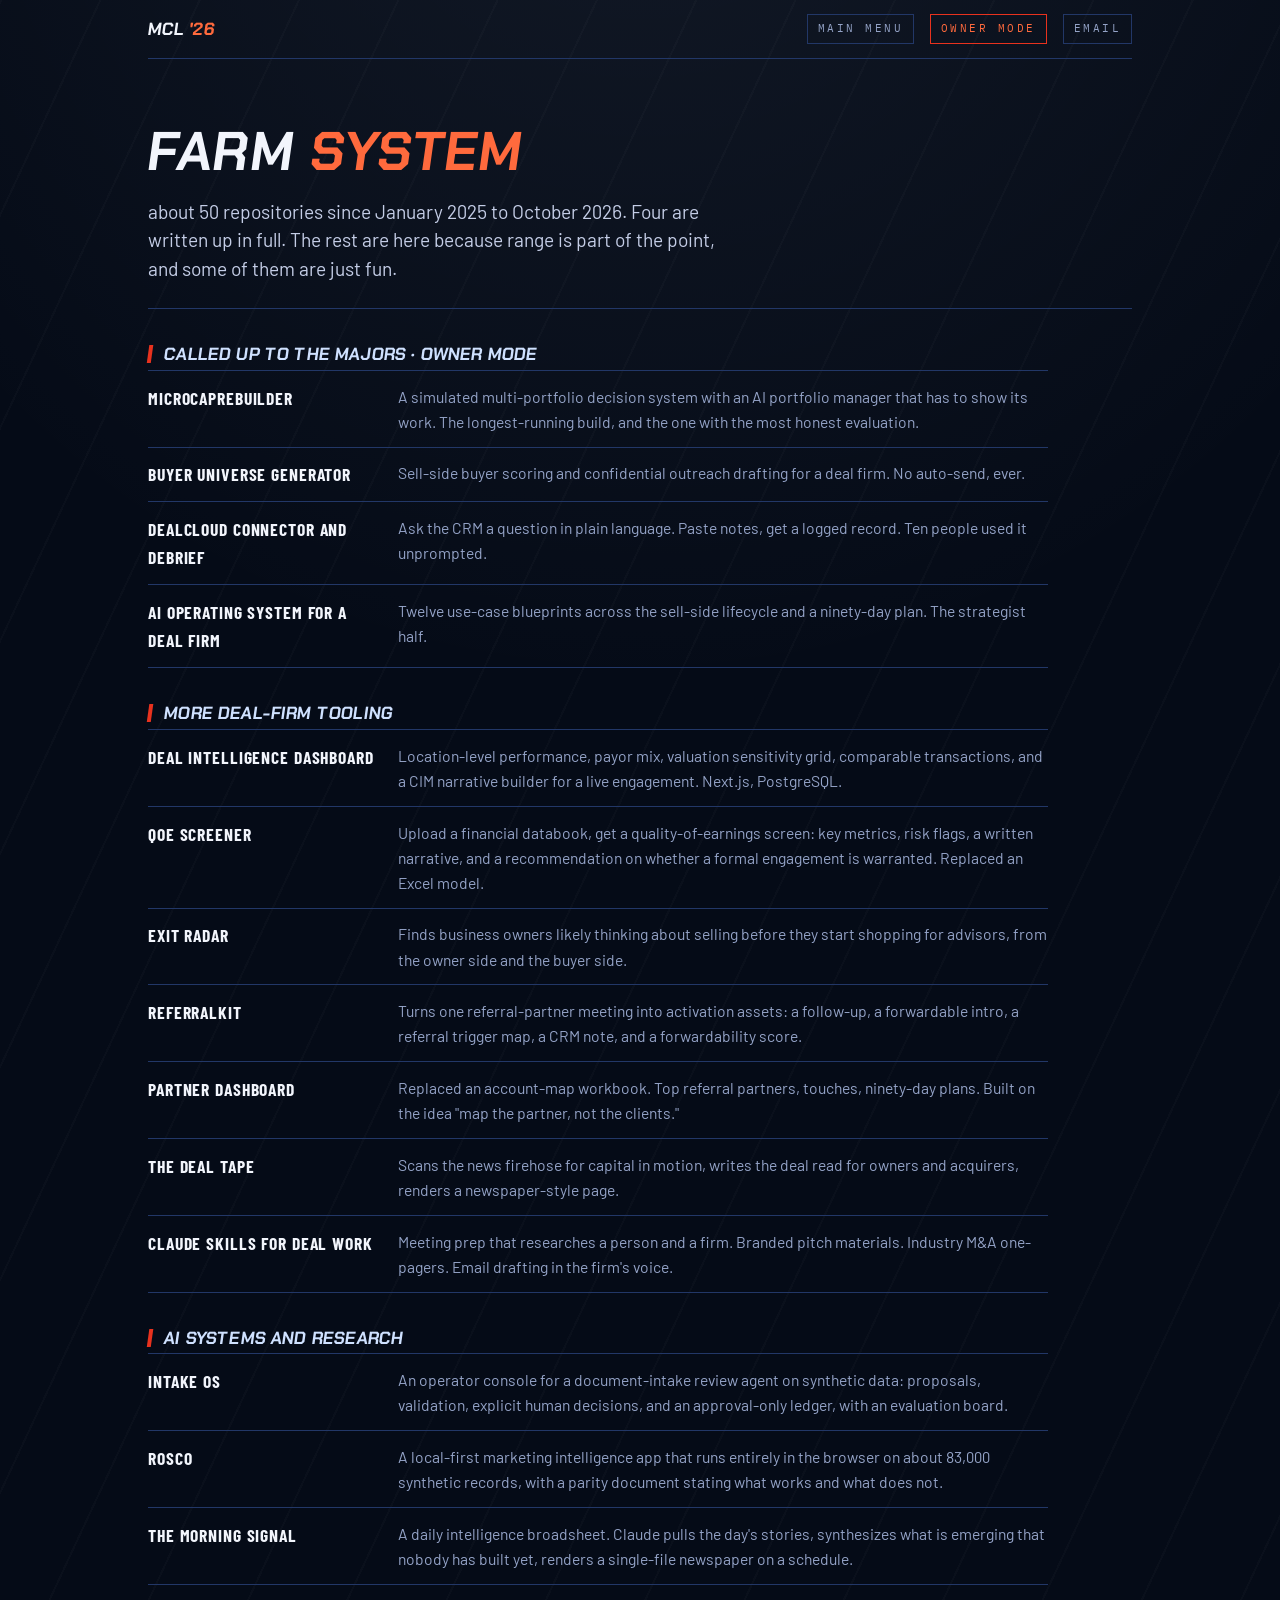
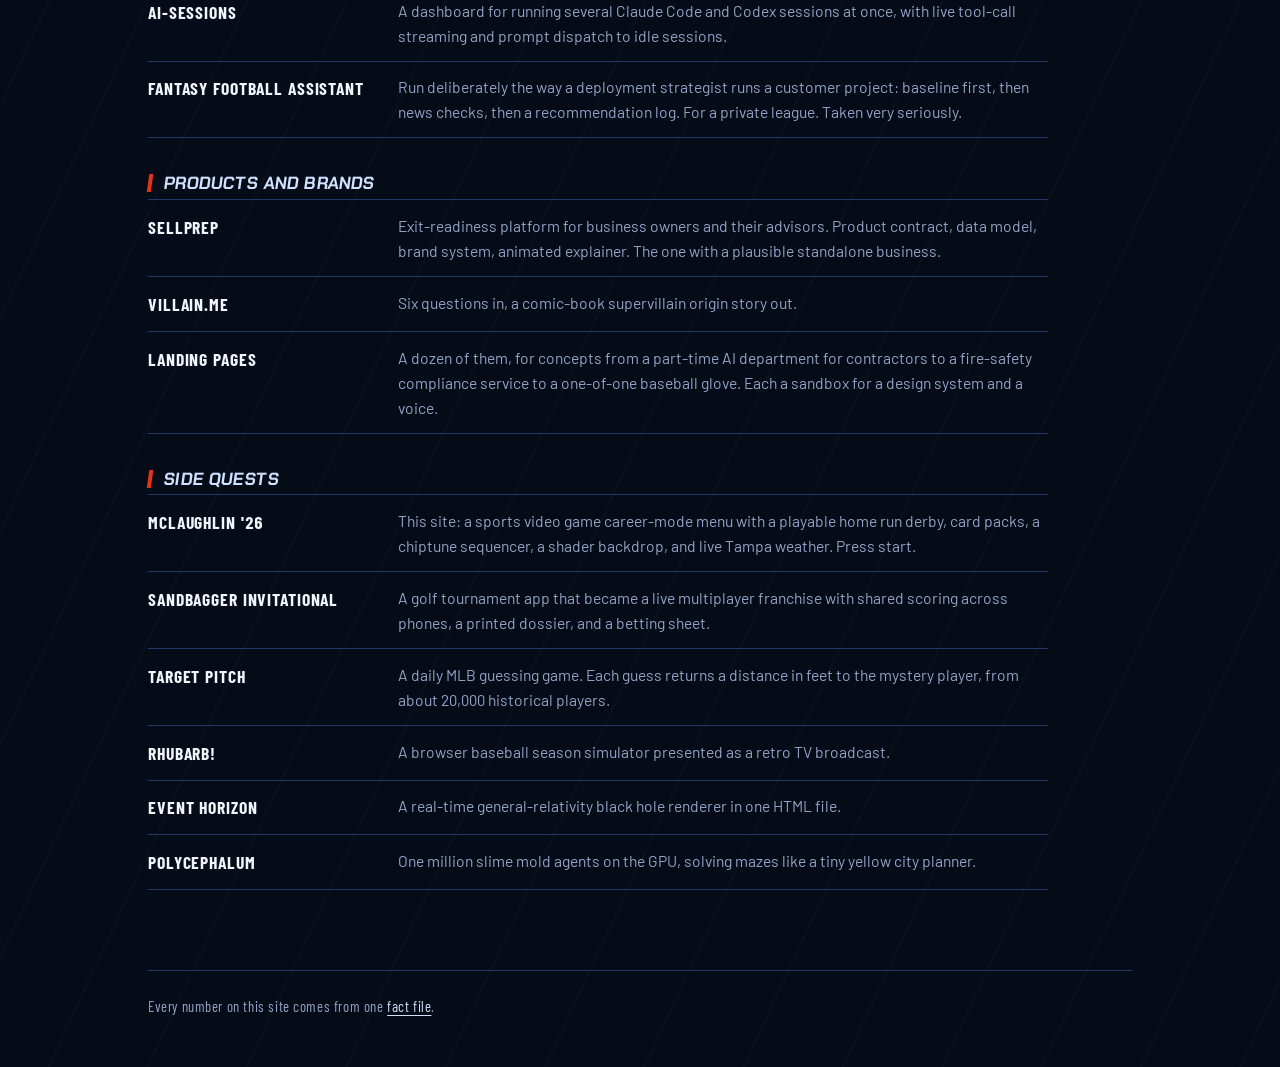
<file: builds/index.html>
<!DOCTYPE html>
<html lang="en" data-root="../">
<head>
<meta charset="UTF-8">
<meta name="viewport" content="width=device-width, initial-scale=1">
<title>Farm System · Builds</title>
<meta name="description" content="Everything Greg McLaughlin has built, from AI decision systems for deal firms to a playable baseball website. About 50 repositories since January 2025.">
<link rel="canonical" href="https://6regory.com/builds/">
<meta property="og:type" content="website">
<meta property="og:title" content="Builds">
<meta property="og:description" content="Four featured case studies, then everything else, including the side quests.">
<meta property="og:url" content="https://6regory.com/builds/">
<meta property="og:image" content="https://6regory.com/assets/img/og.png">
<meta name="twitter:card" content="summary_large_image">
<link rel="icon" href="../assets/img/icon.svg" type="image/svg+xml">
<link rel="apple-touch-icon" href="../assets/img/apple-touch-icon.png">
<link rel="preconnect" href="https://fonts.googleapis.com">
<link rel="preconnect" href="https://fonts.gstatic.com" crossorigin>
<link href="https://fonts.googleapis.com/css2?family=Chakra+Petch:wght@600;700&family=Barlow:ital,wght@0,400;0,600;1,400&family=Barlow+Condensed:wght@500;600;700&family=IBM+Plex+Mono:wght@400;500&display=swap" rel="stylesheet">
<meta name="theme-color" content="#050b17">
<link rel="stylesheet" href="../assets/case.css">
</head>
<body>
<div class="frame">

<header class="site-head">
  <a class="name" href="../">McL <span>'26</span></a>
  <nav aria-label="Site">
    <a href="../">Main Menu</a>
    <a href="../#owner" aria-current="page">Owner Mode</a>
    <a href="mailto:greg.s.mclaughlin@gmail.com" data-fact-href="person.email">Email</a>
  </nav>
</header>

<main>

<header class="case-head">
  <h1>Farm <em>System</em></h1>
  <p class="lede"><span data-fact="archive.repos">About 50</span> repositories since <span data-fact="archive.span">January 2025 to October 2026</span>. Four are written up in full. The rest are here because range is part of the point, and some of them are just fun.</p>
</header>

<section class="index-group" aria-labelledby="g-featured">
  <h2 id="g-featured">Called up to the majors · Owner Mode</h2>
  <ul class="index">
    <li><b><a href="microcaprebuilder.html">MicroCapRebuilder</a></b><span>A simulated multi-portfolio decision system with an AI portfolio manager that has to show its work. The longest-running build, and the one with the most honest evaluation.</span></li>
    <li><b><a href="buyer-universe.html">Buyer Universe Generator</a></b><span>Sell-side buyer scoring and confidential outreach drafting for a deal firm. No auto-send, ever.</span></li>
    <li><b><a href="dealcloud.html">DealCloud connector and Debrief</a></b><span>Ask the CRM a question in plain language. Paste notes, get a logged record. Ten people used it unprompted.</span></li>
    <li><b><a href="align-ai-os.html">AI operating system for a deal firm</a></b><span>Twelve use-case blueprints across the sell-side lifecycle and a ninety-day plan. The strategist half.</span></li>
  </ul>
</section>

<section class="index-group" aria-labelledby="g-deal">
  <h2 id="g-deal">More deal-firm tooling</h2>
  <ul class="index">
    <li><b>Deal intelligence dashboard</b><span>Location-level performance, payor mix, valuation sensitivity grid, comparable transactions, and a CIM narrative builder for a live engagement. Next.js, PostgreSQL.</span></li>
    <li><b>QoE Screener</b><span>Upload a financial databook, get a quality-of-earnings screen: key metrics, risk flags, a written narrative, and a recommendation on whether a formal engagement is warranted. Replaced an Excel model.</span></li>
    <li><b>Exit Radar</b><span>Finds business owners likely thinking about selling before they start shopping for advisors, from the owner side and the buyer side.</span></li>
    <li><b>ReferralKit</b><span>Turns one referral-partner meeting into activation assets: a follow-up, a forwardable intro, a referral trigger map, a CRM note, and a forwardability score.</span></li>
    <li><b>Partner dashboard</b><span>Replaced an account-map workbook. Top referral partners, touches, ninety-day plans. Built on the idea "map the partner, not the clients."</span></li>
    <li><b>The Deal Tape</b><span>Scans the news firehose for capital in motion, writes the deal read for owners and acquirers, renders a newspaper-style page.</span></li>
    <li><b>Claude skills for deal work</b><span>Meeting prep that researches a person and a firm. Branded pitch materials. Industry M&amp;A one-pagers. Email drafting in the firm's voice.</span></li>
  </ul>
</section>

<section class="index-group" aria-labelledby="g-ai">
  <h2 id="g-ai">AI systems and research</h2>
  <ul class="index">
    <li><b>Intake OS</b><span>An operator console for a document-intake review agent on synthetic data: proposals, validation, explicit human decisions, and an approval-only ledger, with an evaluation board.</span></li>
    <li><b>Rosco</b><span>A local-first marketing intelligence app that runs entirely in the browser on about 83,000 synthetic records, with a parity document stating what works and what does not.</span></li>
    <li><b>The Morning Signal</b><span>A daily intelligence broadsheet. Claude pulls the day's stories, synthesizes what is emerging that nobody has built yet, renders a single-file newspaper on a schedule.</span></li>
    <li><b>ai-sessions</b><span>A dashboard for running several Claude Code and Codex sessions at once, with live tool-call streaming and prompt dispatch to idle sessions.</span></li>
    <li><b>Fantasy football assistant</b><span>Run deliberately the way a deployment strategist runs a customer project: baseline first, then news checks, then a recommendation log. For a private league. Taken very seriously.</span></li>
  </ul>
</section>

<section class="index-group" aria-labelledby="g-products">
  <h2 id="g-products">Products and brands</h2>
  <ul class="index">
    <li><b>SellPrep</b><span>Exit-readiness platform for business owners and their advisors. Product contract, data model, brand system, animated explainer. The one with a plausible standalone business.</span></li>
    <li><b>villain.me</b><span>Six questions in, a comic-book supervillain origin story out.</span></li>
    <li><b>Landing pages</b><span>A dozen of them, for concepts from a part-time AI department for contractors to a fire-safety compliance service to a one-of-one baseball glove. Each a sandbox for a design system and a voice.</span></li>
  </ul>
</section>

<section class="index-group" aria-labelledby="g-side">
  <h2 id="g-side">Side quests</h2>
  <ul class="index">
    <li><b><a href="../">McLAUGHLIN '26</a></b><span>This site: a sports video game career-mode menu with a playable home run derby, card packs, a chiptune sequencer, a shader backdrop, and live Tampa weather. Press start.</span></li>
    <li><b>Sandbagger Invitational</b><span>A golf tournament app that became a live multiplayer franchise with shared scoring across phones, a printed dossier, and a betting sheet.</span></li>
    <li><b>Target Pitch</b><span>A daily MLB guessing game. Each guess returns a distance in feet to the mystery player, from about 20,000 historical players.</span></li>
    <li><b>RHUBARB!</b><span>A browser baseball season simulator presented as a retro TV broadcast.</span></li>
    <li><b>Event Horizon</b><span>A real-time general-relativity black hole renderer in one HTML file.</span></li>
    <li><b>Polycephalum</b><span>One million slime mold agents on the GPU, solving mazes like a tiny yellow city planner.</span></li>
  </ul>
</section>

</main>

<footer class="site-foot">
  <p>Every number on this site comes from one <a href="../facts.json">fact file</a>.</p>
</footer>

</div>
<script src="../assets/facts.js" defer></script>
</body>
</html>
</file>
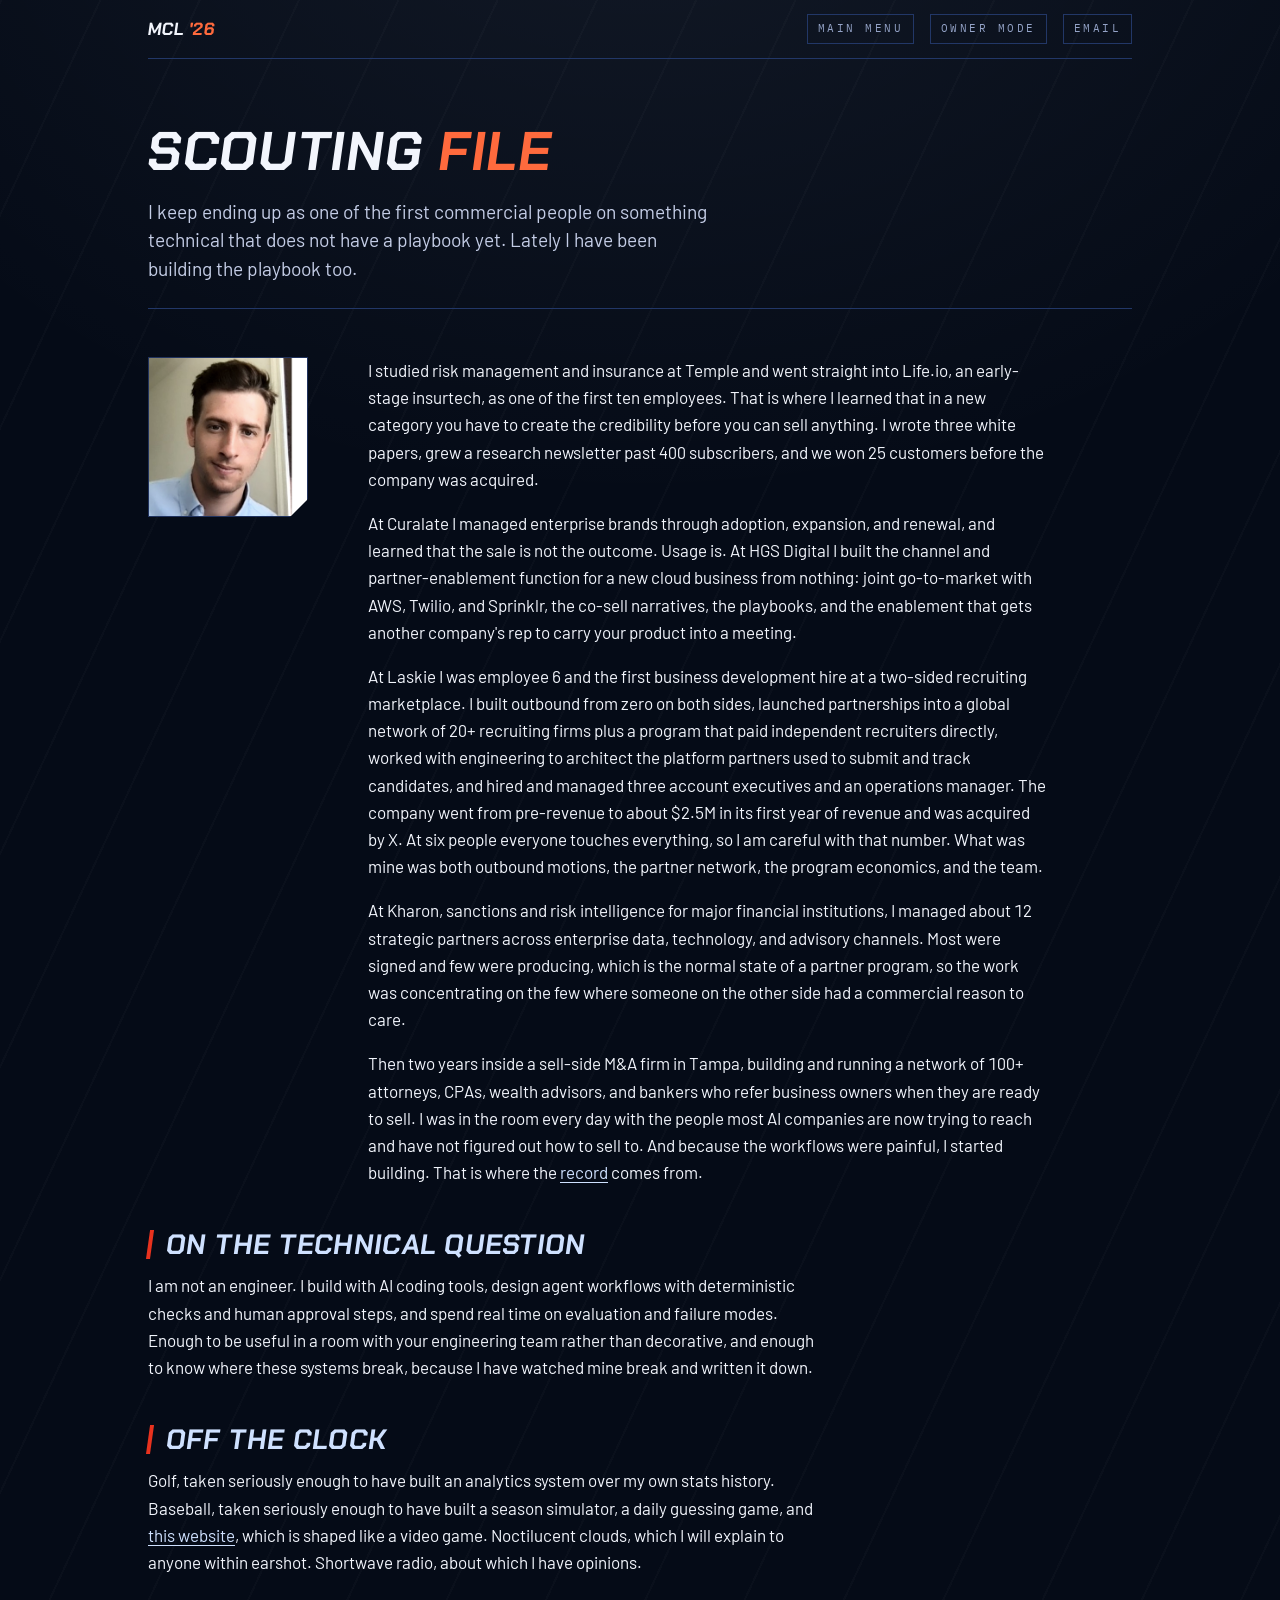
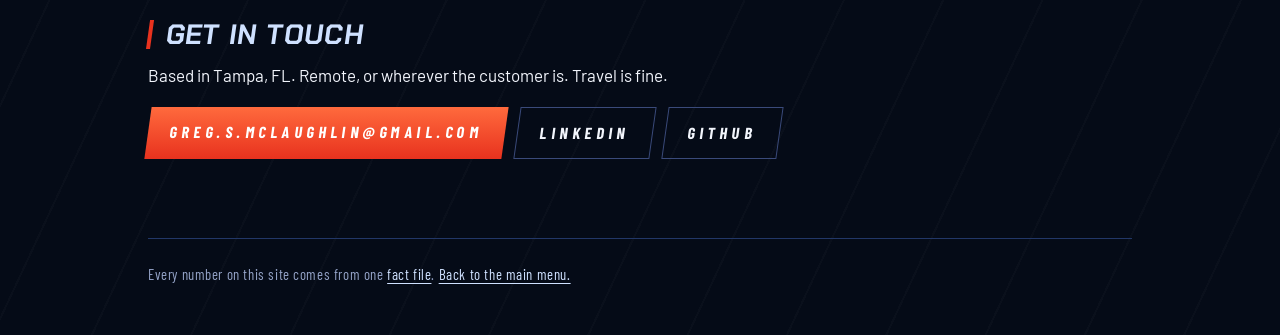
<file: about.html>
<!DOCTYPE html>
<html lang="en" data-root="">
<head>
<meta charset="UTF-8">
<meta name="viewport" content="width=device-width, initial-scale=1">
<title>About Greg McLaughlin</title>
<meta name="description" content="Greg McLaughlin: ten years on the business side of technology companies, three acquisitions, two years inside a sell-side M&A firm, and a habit of building the tools nobody else would.">
<link rel="canonical" href="https://6regory.com/about.html">
<meta property="og:type" content="profile">
<meta property="og:title" content="About Greg McLaughlin">
<meta property="og:description" content="Ten years on the business side of technology. Now designing AI systems that real teams adopt.">
<meta property="og:url" content="https://6regory.com/about.html">
<meta property="og:image" content="https://6regory.com/assets/img/og.png">
<meta name="twitter:card" content="summary_large_image">
<link rel="icon" href="assets/img/icon.svg" type="image/svg+xml">
<link rel="apple-touch-icon" href="assets/img/apple-touch-icon.png">
<link rel="preconnect" href="https://fonts.googleapis.com">
<link rel="preconnect" href="https://fonts.gstatic.com" crossorigin>
<link href="https://fonts.googleapis.com/css2?family=Chakra+Petch:wght@600;700&family=Barlow:ital,wght@0,400;0,600;1,400&family=Barlow+Condensed:wght@500;600;700&family=IBM+Plex+Mono:wght@400;500&display=swap" rel="stylesheet">
<meta name="theme-color" content="#050b17">
<link rel="stylesheet" href="assets/case.css">
</head>
<body>
<div class="frame">

<header class="site-head">
  <a class="name" href="./">McL <span>'26</span></a>
  <nav aria-label="Site">
    <a href="./">Main Menu</a>
    <a href="./#owner">Owner Mode</a>
    <a href="mailto:greg.s.mclaughlin@gmail.com">Email</a>
  </nav>
</header>

<main>

<header class="case-head">
  <h1>Scouting <em>File</em></h1>
  <p class="lede">I keep ending up as one of the first commercial people on something technical that does not have a playbook yet. Lately I have been building the playbook too.</p>
</header>

<article class="case">

<div class="about-grid" style="margin-top:2rem">
  <img class="portrait" src="assets/img/greg.jpeg" alt="Greg McLaughlin" width="160" height="160">
  <div>
    <p>I studied risk management and insurance at Temple and went straight into Life.io, an early-stage insurtech, as one of the first ten employees. That is where I learned that in a new category you have to create the credibility before you can sell anything. I wrote three white papers, grew a research newsletter past 400 subscribers, and we won 25 customers before the company was acquired.</p>
    <p>At Curalate I managed enterprise brands through adoption, expansion, and renewal, and learned that the sale is not the outcome. Usage is. At HGS Digital I built the channel and partner-enablement function for a new cloud business from nothing: joint go-to-market with AWS, Twilio, and Sprinklr, the co-sell narratives, the playbooks, and the enablement that gets another company's rep to carry your product into a meeting.</p>
    <p>At Laskie I was employee <span data-fact="career.laskie_employee_number">6</span> and the first business development hire at a two-sided recruiting marketplace. I built outbound from zero on both sides, launched partnerships into a global network of <span data-fact="career.laskie_partner_firms">20+</span> recruiting firms plus a program that paid independent recruiters directly, worked with engineering to architect the platform partners used to submit and track candidates, and hired and managed <span data-fact="career.laskie_team_managed">three account executives and an operations manager</span>. The company went from pre-revenue to about <span data-fact="career.laskie_first_year_revenue">$2.5M</span> in its first year of revenue and was acquired by X. At six people everyone touches everything, so I am careful with that number. What was mine was both outbound motions, the partner network, the program economics, and the team.</p>
    <p>At Kharon, sanctions and risk intelligence for major financial institutions, I managed <span data-fact="career.kharon_partners">about 12</span> strategic partners across enterprise data, technology, and advisory channels. Most were signed and few were producing, which is the normal state of a partner program, so the work was concentrating on the few where someone on the other side had a commercial reason to care.</p>
    <p>Then two years inside a sell-side M&amp;A firm in Tampa, building and running a network of <span data-fact="career.align_partner_network">100+</span> attorneys, CPAs, wealth advisors, and bankers who refer business owners when they are ready to sell. I was in the room every day with the people most AI companies are now trying to reach and have not figured out how to sell to. And because the workflows were painful, I started building. That is where the <a href="builds/">record</a> comes from.</p>
  </div>
</div>

<h2>On the technical question</h2>
<p>I am not an engineer. I build with AI coding tools, design agent workflows with deterministic checks and human approval steps, and spend real time on evaluation and failure modes. Enough to be useful in a room with your engineering team rather than decorative, and enough to know where these systems break, because I have watched mine break and written it down.</p>

<h2>Off the clock</h2>
<p>Golf, taken seriously enough to have built an analytics system over my own stats history. Baseball, taken seriously enough to have built a season simulator, a daily guessing game, and <a href="./">this website</a>, which is shaped like a video game. Noctilucent clouds, which I will explain to anyone within earshot. Shortwave radio, about which I have opinions.</p>

<h2>Get in touch</h2>
<p>Based in <span data-fact="person.city">Tampa, FL</span>. Remote, or wherever the customer is. Travel is fine.</p>
<div class="actions" style="margin-top:0.5rem">
  <a class="btn" href="mailto:greg.s.mclaughlin@gmail.com" data-fact-href="person.email">greg.s.mclaughlin@gmail.com</a>
  <a class="btn quiet" href="https://www.linkedin.com/in/greg-mclaughlin" data-fact-href="person.linkedin" rel="noopener">LinkedIn</a>
  <a class="btn quiet" href="https://github.com/gregmcla" data-fact-href="person.github" rel="noopener">GitHub</a>
</div>

</article>

</main>

<footer class="site-foot">
  <p>Every number on this site comes from one <a href="facts.json">fact file</a>. <a href="./">Back to the main menu.</a></p>
</footer>

</div>
<script src="assets/facts.js" defer></script>
</body>
</html>
</file>
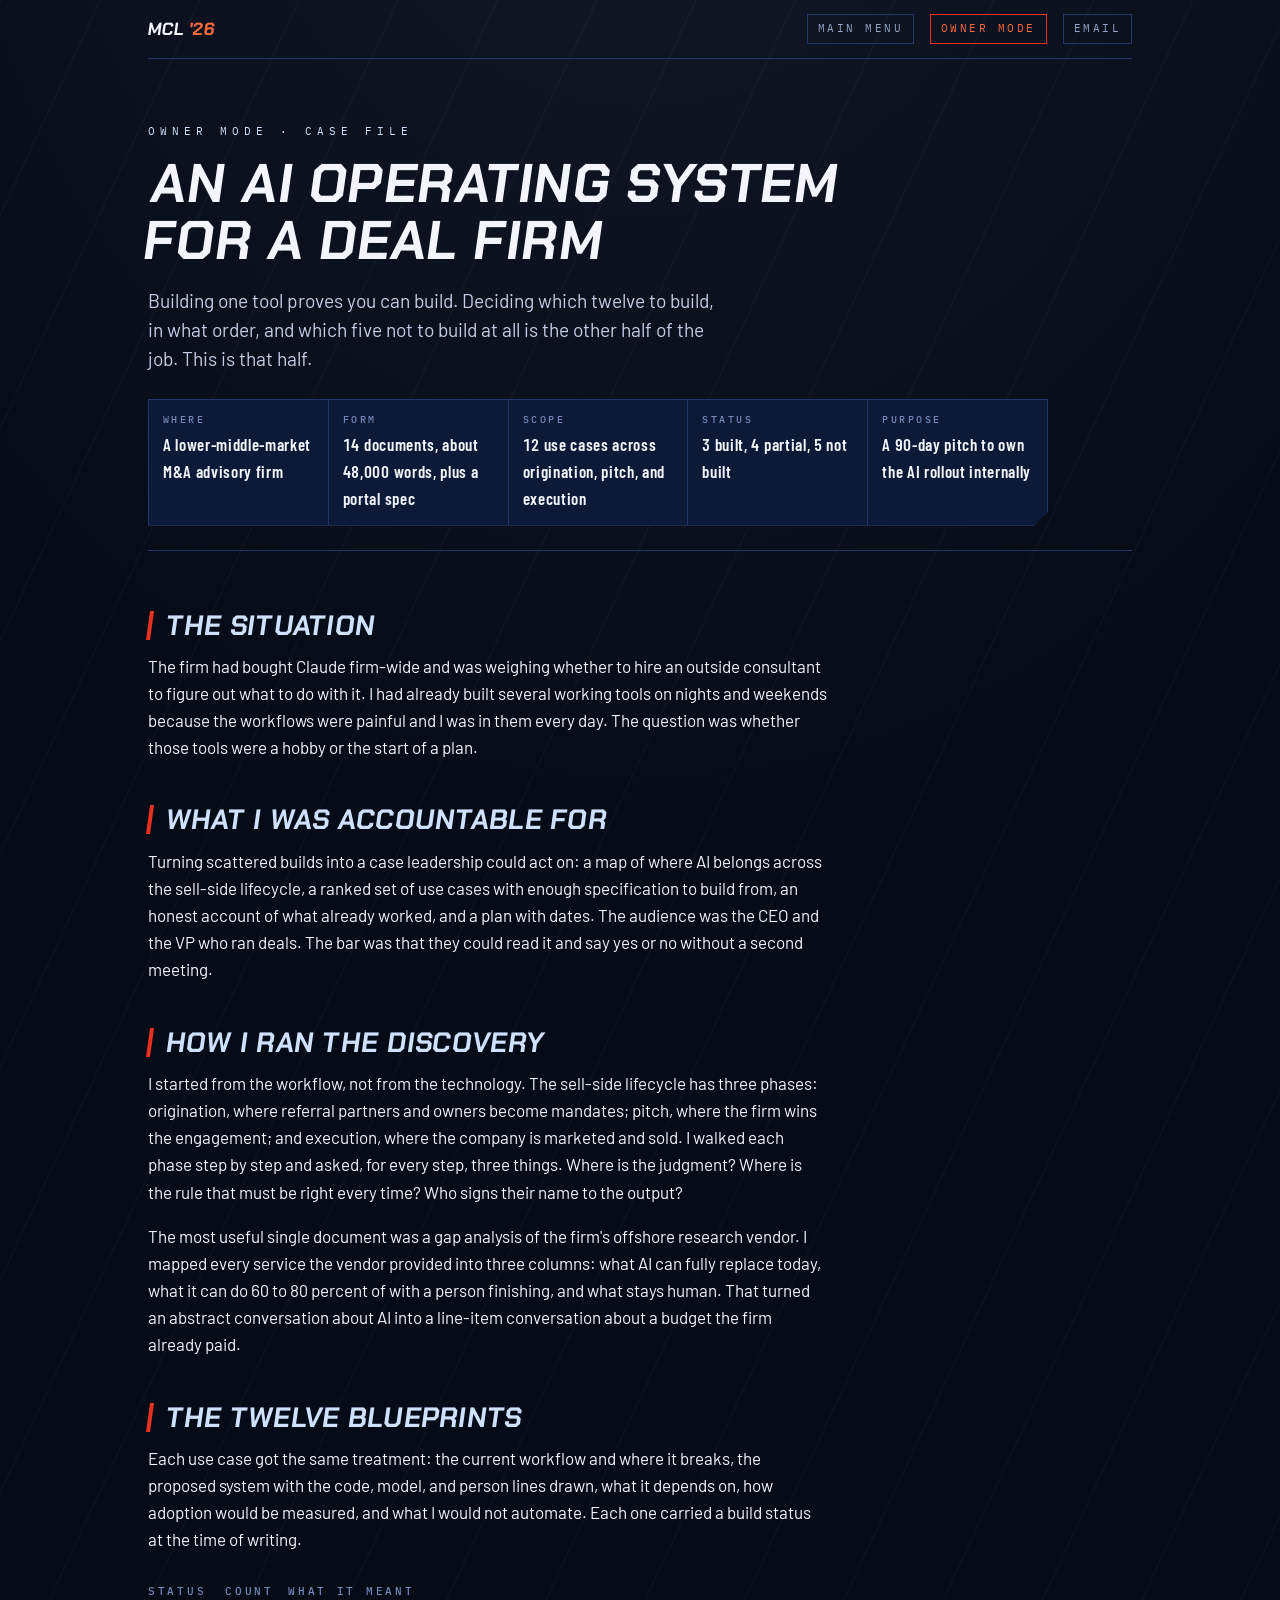
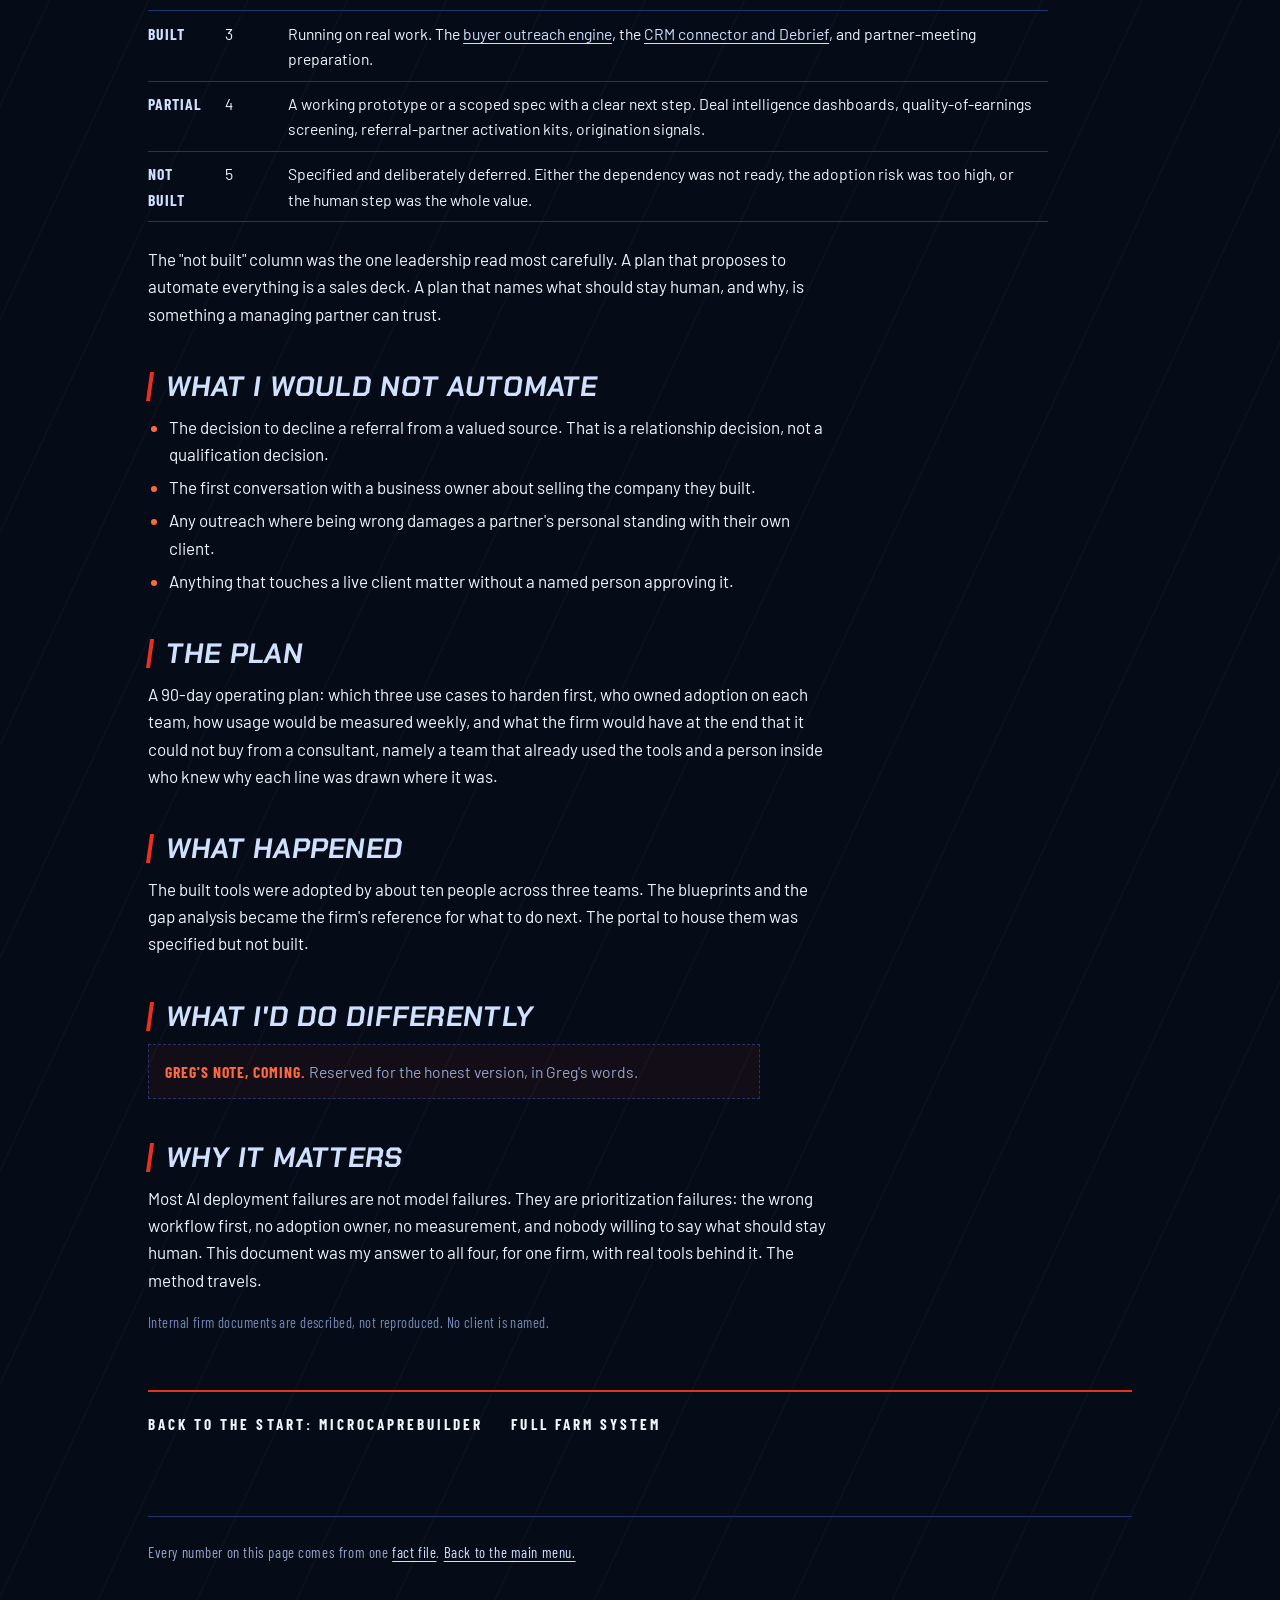
<file: builds/align-ai-os.html>
<!DOCTYPE html>
<html lang="en" data-root="../">
<head>
<meta charset="UTF-8">
<meta name="viewport" content="width=device-width, initial-scale=1">
<title>An AI operating system for a deal firm, a case study</title>
<meta name="description" content="Discovery across the whole sell-side M&A lifecycle: 12 use-case blueprints, ranked and specified, with a 90-day plan to own the rollout instead of hiring a consultant.">
<link rel="canonical" href="https://6regory.com/builds/align-ai-os.html">
<meta property="og:type" content="article">
<meta property="og:title" content="An AI operating system for a deal firm">
<meta property="og:description" content="Twelve use cases, three built, four partial, five deliberately not built. The strategist half of the job, written down.">
<meta property="og:url" content="https://6regory.com/builds/align-ai-os.html">
<meta property="og:image" content="https://6regory.com/assets/img/og.png">
<meta name="twitter:card" content="summary_large_image">
<link rel="icon" href="../assets/img/icon.svg" type="image/svg+xml">
<link rel="apple-touch-icon" href="../assets/img/apple-touch-icon.png">
<link rel="preconnect" href="https://fonts.googleapis.com">
<link rel="preconnect" href="https://fonts.gstatic.com" crossorigin>
<link href="https://fonts.googleapis.com/css2?family=Chakra+Petch:wght@600;700&family=Barlow:ital,wght@0,400;0,600;1,400&family=Barlow+Condensed:wght@500;600;700&family=IBM+Plex+Mono:wght@400;500&display=swap" rel="stylesheet">
<meta name="theme-color" content="#050b17">
<link rel="stylesheet" href="../assets/case.css">
</head>
<body>
<div class="frame">

<header class="site-head">
  <a class="name" href="../">McL <span>'26</span></a>
  <nav aria-label="Site">
    <a href="../">Main Menu</a>
    <a href="../#owner" aria-current="page">Owner Mode</a>
    <a href="mailto:greg.s.mclaughlin@gmail.com" data-fact-href="person.email">Email</a>
  </nav>
</header>

<main>

<header class="case-head">
  <p class="kicker">Owner Mode · Case File</p>
  <h1>An AI operating system for a deal firm</h1>
  <p class="lede">Building one tool proves you can build. Deciding which twelve to build, in what order, and which five not to build at all is the other half of the job. This is that half.</p>
  <dl class="case-meta">
    <div><b>Where</b><span>A lower-middle-market M&amp;A advisory firm</span></div>
    <div><b>Form</b><span><span data-fact="aios.documents">14</span> documents, <span data-fact="aios.words">about 48,000</span> words, plus a portal spec</span></div>
    <div><b>Scope</b><span><span data-fact="aios.blueprints">12</span> use cases across origination, pitch, and execution</span></div>
    <div><b>Status</b><span><span data-fact="aios.built">3</span> built, <span data-fact="aios.partial">4</span> partial, <span data-fact="aios.not_built">5</span> not built</span></div>
    <div><b>Purpose</b><span>A <span data-fact="aios.plan_days">90</span>-day pitch to own the AI rollout internally</span></div>
  </dl>
</header>

<article class="case">

<h2>The situation</h2>
<p>The firm had bought Claude firm-wide and was weighing whether to hire an outside consultant to figure out what to do with it. I had already built several working tools on nights and weekends because the workflows were painful and I was in them every day. The question was whether those tools were a hobby or the start of a plan.</p>

<h2>What I was accountable for</h2>
<p>Turning scattered builds into a case leadership could act on: a map of where AI belongs across the sell-side lifecycle, a ranked set of use cases with enough specification to build from, an honest account of what already worked, and a plan with dates. The audience was the CEO and the VP who ran deals. The bar was that they could read it and say yes or no without a second meeting.</p>

<h2>How I ran the discovery</h2>
<p>I started from the workflow, not from the technology. The sell-side lifecycle has three phases: origination, where referral partners and owners become mandates; pitch, where the firm wins the engagement; and execution, where the company is marketed and sold. I walked each phase step by step and asked, for every step, three things. Where is the judgment? Where is the rule that must be right every time? Who signs their name to the output?</p>
<p>The most useful single document was a gap analysis of the firm's offshore research vendor. I mapped every service the vendor provided into three columns: what AI can fully replace today, what it can do 60 to 80 percent of with a person finishing, and what stays human. That turned an abstract conversation about AI into a line-item conversation about a budget the firm already paid.</p>

<h2>The twelve blueprints</h2>
<p>Each use case got the same treatment: the current workflow and where it breaks, the proposed system with the code, model, and person lines drawn, what it depends on, how adoption would be measured, and what I would not automate. Each one carried a build status at the time of writing.</p>
<table>
  <thead><tr><th>Status</th><th>Count</th><th>What it meant</th></tr></thead>
  <tbody>
    <tr><td>Built</td><td data-fact="aios.built">3</td><td>Running on real work. The <a href="buyer-universe.html">buyer outreach engine</a>, the <a href="dealcloud.html">CRM connector and Debrief</a>, and partner-meeting preparation.</td></tr>
    <tr><td>Partial</td><td data-fact="aios.partial">4</td><td>A working prototype or a scoped spec with a clear next step. Deal intelligence dashboards, quality-of-earnings screening, referral-partner activation kits, origination signals.</td></tr>
    <tr><td>Not built</td><td data-fact="aios.not_built">5</td><td>Specified and deliberately deferred. Either the dependency was not ready, the adoption risk was too high, or the human step was the whole value.</td></tr>
  </tbody>
</table>
<p>The "not built" column was the one leadership read most carefully. A plan that proposes to automate everything is a sales deck. A plan that names what should stay human, and why, is something a managing partner can trust.</p>

<h2>What I would not automate</h2>
<ul>
  <li>The decision to decline a referral from a valued source. That is a relationship decision, not a qualification decision.</li>
  <li>The first conversation with a business owner about selling the company they built.</li>
  <li>Any outreach where being wrong damages a partner's personal standing with their own client.</li>
  <li>Anything that touches a live client matter without a named person approving it.</li>
</ul>

<h2>The plan</h2>
<p>A <span data-fact="aios.plan_days">90</span>-day operating plan: which three use cases to harden first, who owned adoption on each team, how usage would be measured weekly, and what the firm would have at the end that it could not buy from a consultant, namely a team that already used the tools and a person inside who knew why each line was drawn where it was.</p>

<h2>What happened</h2>
<p>The built tools were adopted by about ten people across three teams. The blueprints and the gap analysis became the firm's reference for what to do next. The portal to house them was specified but not built.</p>

<h2>What I'd do differently</h2>
<div class="note"><b>Greg's note, coming.</b> Reserved for the honest version, in Greg's words.</div>

<h2>Why it matters</h2>
<p>Most AI deployment failures are not model failures. They are prioritization failures: the wrong workflow first, no adoption owner, no measurement, and nobody willing to say what should stay human. This document was my answer to all four, for one firm, with real tools behind it. The method travels.</p>
<p class="disclosure">Internal firm documents are described, not reproduced. No client is named.</p>

</article>

<nav class="next" aria-label="More builds">
  <a href="microcaprebuilder.html">Back to the start: MicroCapRebuilder</a>
  <a href="./">Full farm system</a>
</nav>

</main>

<footer class="site-foot">
  <p>Every number on this page comes from one <a href="../facts.json">fact file</a>. <a href="../">Back to the main menu.</a></p>
</footer>

</div>
<script src="../assets/facts.js" defer></script>
</body>
</html>
</file>
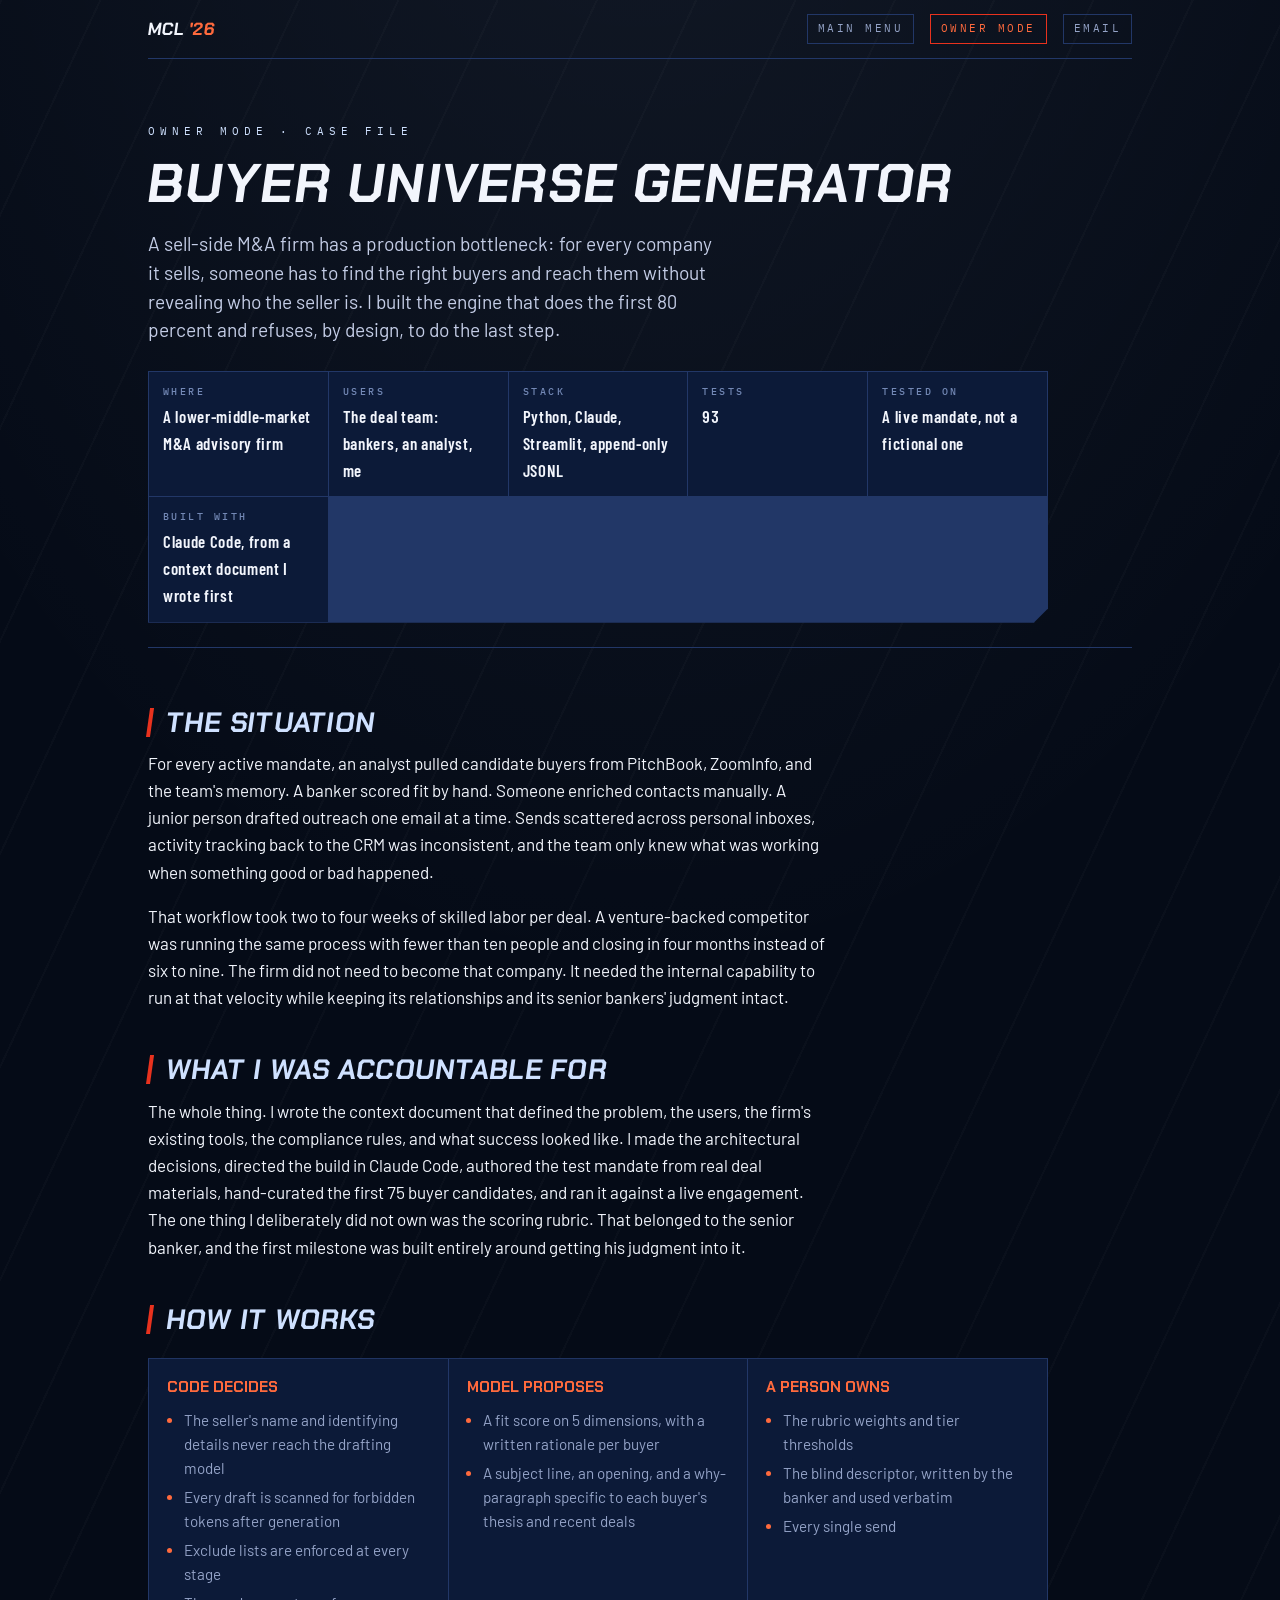
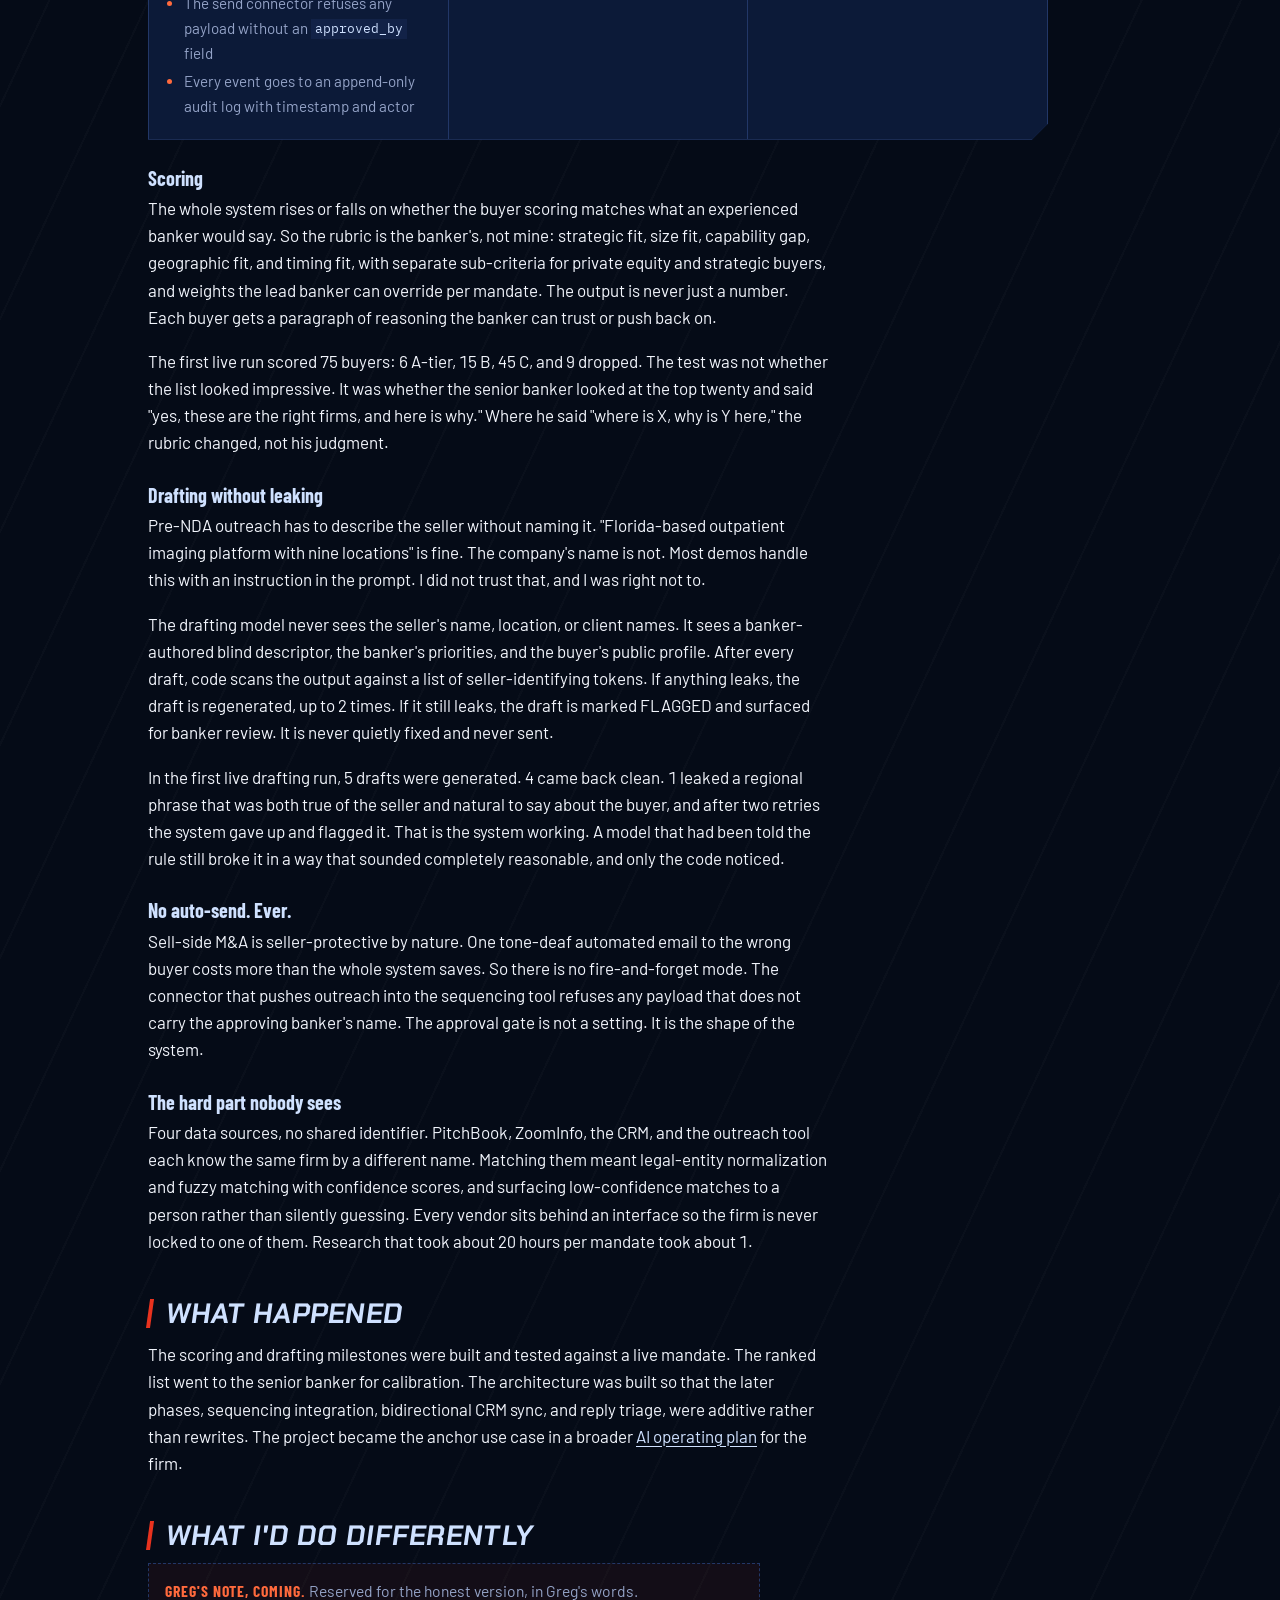
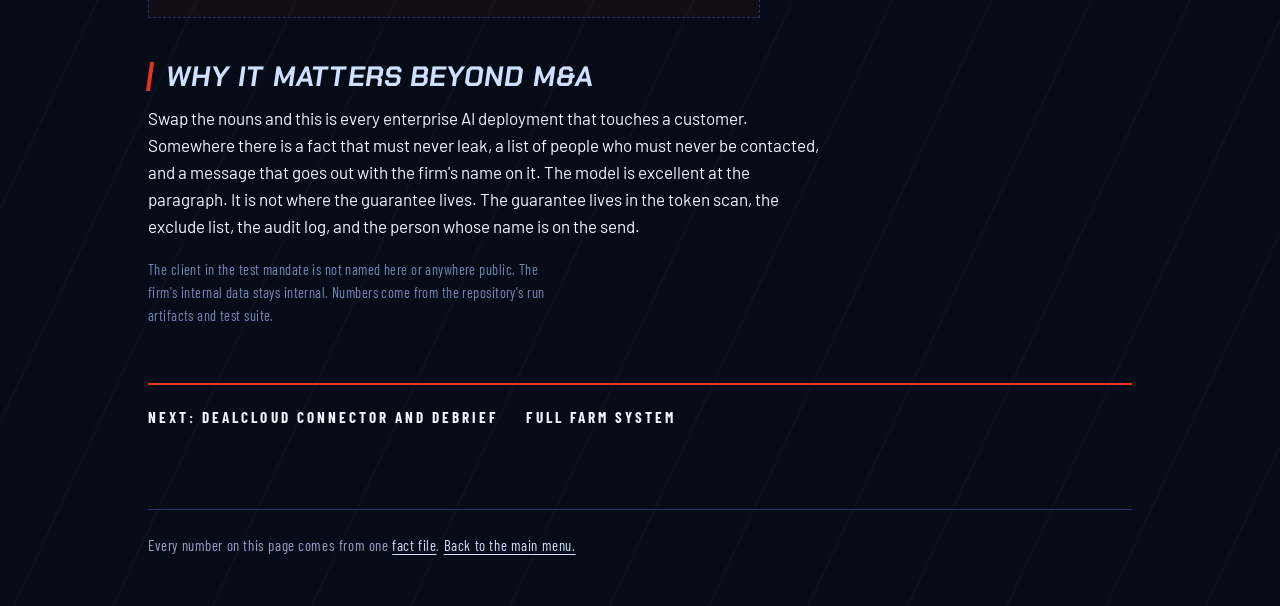
<file: builds/buyer-universe.html>
<!DOCTYPE html>
<html lang="en" data-root="../">
<head>
<meta charset="UTF-8">
<meta name="viewport" content="width=device-width, initial-scale=1">
<title>Buyer Universe Generator, a case study</title>
<meta name="description" content="A sell-side M&A buyer outreach engine that scores buyers against a banker's rubric, drafts confidential pre-NDA outreach, and refuses to send anything on its own.">
<link rel="canonical" href="https://6regory.com/builds/buyer-universe.html">
<meta property="og:type" content="article">
<meta property="og:title" content="Buyer Universe Generator">
<meta property="og:description" content="No auto-send. Ever. How an AI outreach engine for a deal firm was built so that the model could propose and only a banker could send.">
<meta property="og:url" content="https://6regory.com/builds/buyer-universe.html">
<meta property="og:image" content="https://6regory.com/assets/img/og.png">
<meta name="twitter:card" content="summary_large_image">
<link rel="icon" href="../assets/img/icon.svg" type="image/svg+xml">
<link rel="apple-touch-icon" href="../assets/img/apple-touch-icon.png">
<link rel="preconnect" href="https://fonts.googleapis.com">
<link rel="preconnect" href="https://fonts.gstatic.com" crossorigin>
<link href="https://fonts.googleapis.com/css2?family=Chakra+Petch:wght@600;700&family=Barlow:ital,wght@0,400;0,600;1,400&family=Barlow+Condensed:wght@500;600;700&family=IBM+Plex+Mono:wght@400;500&display=swap" rel="stylesheet">
<meta name="theme-color" content="#050b17">
<link rel="stylesheet" href="../assets/case.css">
</head>
<body>
<div class="frame">

<header class="site-head">
  <a class="name" href="../">McL <span>'26</span></a>
  <nav aria-label="Site">
    <a href="../">Main Menu</a>
    <a href="../#owner" aria-current="page">Owner Mode</a>
    <a href="mailto:greg.s.mclaughlin@gmail.com" data-fact-href="person.email">Email</a>
  </nav>
</header>

<main>

<header class="case-head">
  <p class="kicker">Owner Mode · Case File</p>
  <h1>Buyer Universe Generator</h1>
  <p class="lede">A sell-side M&amp;A firm has a production bottleneck: for every company it sells, someone has to find the right buyers and reach them without revealing who the seller is. I built the engine that does the first 80 percent and refuses, by design, to do the last step.</p>
  <dl class="case-meta">
    <div><b>Where</b><span>A lower-middle-market M&amp;A advisory firm</span></div>
    <div><b>Users</b><span>The deal team: bankers, an analyst, me</span></div>
    <div><b>Stack</b><span>Python, Claude, Streamlit, append-only JSONL</span></div>
    <div><b>Tests</b><span data-fact="bug.tests_passing">93</span></div>
    <div><b>Tested on</b><span>A live mandate, not a fictional one</span></div>
    <div><b>Built with</b><span>Claude Code, from a context document I wrote first</span></div>
  </dl>
</header>

<article class="case">

<h2>The situation</h2>
<p>For every active mandate, an analyst pulled candidate buyers from PitchBook, ZoomInfo, and the team's memory. A banker scored fit by hand. Someone enriched contacts manually. A junior person drafted outreach one email at a time. Sends scattered across personal inboxes, activity tracking back to the CRM was inconsistent, and the team only knew what was working when something good or bad happened.</p>
<p>That workflow took two to four weeks of skilled labor per deal. A venture-backed competitor was running the same process with fewer than ten people and closing in four months instead of six to nine. The firm did not need to become that company. It needed the internal capability to run at that velocity while keeping its relationships and its senior bankers' judgment intact.</p>

<h2>What I was accountable for</h2>
<p>The whole thing. I wrote the context document that defined the problem, the users, the firm's existing tools, the compliance rules, and what success looked like. I made the architectural decisions, directed the build in Claude Code, authored the test mandate from real deal materials, hand-curated the first <span data-fact="bug.buyers_scored">75</span> buyer candidates, and ran it against a live engagement. The one thing I deliberately did not own was the scoring rubric. That belonged to the senior banker, and the first milestone was built entirely around getting his judgment into it.</p>

<h2>How it works</h2>
<div class="lines-table">
  <div><b>Code decides</b><ul><li>The seller's name and identifying details never reach the drafting model</li><li>Every draft is scanned for forbidden tokens after generation</li><li>Exclude lists are enforced at every stage</li><li>The send connector refuses any payload without an <code>approved_by</code> field</li><li>Every event goes to an append-only audit log with timestamp and actor</li></ul></div>
  <div><b>Model proposes</b><ul><li>A fit score on <span data-fact="bug.rubric_dimensions">5</span> dimensions, with a written rationale per buyer</li><li>A subject line, an opening, and a why-paragraph specific to each buyer's thesis and recent deals</li></ul></div>
  <div><b>A person owns</b><ul><li>The rubric weights and tier thresholds</li><li>The blind descriptor, written by the banker and used verbatim</li><li>Every single send</li></ul></div>
</div>

<h3>Scoring</h3>
<p>The whole system rises or falls on whether the buyer scoring matches what an experienced banker would say. So the rubric is the banker's, not mine: strategic fit, size fit, capability gap, geographic fit, and timing fit, with separate sub-criteria for private equity and strategic buyers, and weights the lead banker can override per mandate. The output is never just a number. Each buyer gets a paragraph of reasoning the banker can trust or push back on.</p>
<p>The first live run scored <span data-fact="bug.buyers_scored">75</span> buyers: <span data-fact="bug.tier_a">6</span> A-tier, <span data-fact="bug.tier_b">15</span> B, <span data-fact="bug.tier_c">45</span> C, and <span data-fact="bug.dropped">9</span> dropped. The test was not whether the list looked impressive. It was whether the senior banker looked at the top twenty and said "yes, these are the right firms, and here is why." Where he said "where is X, why is Y here," the rubric changed, not his judgment.</p>

<h3>Drafting without leaking</h3>
<p>Pre-NDA outreach has to describe the seller without naming it. "Florida-based outpatient imaging platform with nine locations" is fine. The company's name is not. Most demos handle this with an instruction in the prompt. I did not trust that, and I was right not to.</p>
<p>The drafting model never sees the seller's name, location, or client names. It sees a banker-authored blind descriptor, the banker's priorities, and the buyer's public profile. After every draft, code scans the output against a list of seller-identifying tokens. If anything leaks, the draft is regenerated, up to <span data-fact="bug.regen_retries">2</span> times. If it still leaks, the draft is marked FLAGGED and surfaced for banker review. It is never quietly fixed and never sent.</p>
<p>In the first live drafting run, <span data-fact="bug.drafts_generated">5</span> drafts were generated. <span data-fact="bug.drafts_clean">4</span> came back clean. <span data-fact="bug.drafts_flagged">1</span> leaked a regional phrase that was both true of the seller and natural to say about the buyer, and after two retries the system gave up and flagged it. That is the system working. A model that had been told the rule still broke it in a way that sounded completely reasonable, and only the code noticed.</p>

<h3>No auto-send. Ever.</h3>
<p>Sell-side M&amp;A is seller-protective by nature. One tone-deaf automated email to the wrong buyer costs more than the whole system saves. So there is no fire-and-forget mode. The connector that pushes outreach into the sequencing tool refuses any payload that does not carry the approving banker's name. The approval gate is not a setting. It is the shape of the system.</p>

<h3>The hard part nobody sees</h3>
<p>Four data sources, no shared identifier. PitchBook, ZoomInfo, the CRM, and the outreach tool each know the same firm by a different name. Matching them meant legal-entity normalization and fuzzy matching with confidence scores, and surfacing low-confidence matches to a person rather than silently guessing. Every vendor sits behind an interface so the firm is never locked to one of them. Research that took <span data-fact="bug.research_hours_before">about 20</span> hours per mandate took <span data-fact="bug.research_hours_after">about 1</span>.</p>

<h2>What happened</h2>
<p>The scoring and drafting milestones were built and tested against a live mandate. The ranked list went to the senior banker for calibration. The architecture was built so that the later phases, sequencing integration, bidirectional CRM sync, and reply triage, were additive rather than rewrites. The project became the anchor use case in a broader <a href="align-ai-os.html">AI operating plan</a> for the firm.</p>

<h2>What I'd do differently</h2>
<div class="note"><b>Greg's note, coming.</b> Reserved for the honest version, in Greg's words.</div>

<h2>Why it matters beyond M&amp;A</h2>
<p>Swap the nouns and this is every enterprise AI deployment that touches a customer. Somewhere there is a fact that must never leak, a list of people who must never be contacted, and a message that goes out with the firm's name on it. The model is excellent at the paragraph. It is not where the guarantee lives. The guarantee lives in the token scan, the exclude list, the audit log, and the person whose name is on the send.</p>
<p class="disclosure">The client in the test mandate is not named here or anywhere public. The firm's internal data stays internal. Numbers come from the repository's run artifacts and test suite.</p>

</article>

<nav class="next" aria-label="More builds">
  <a href="dealcloud.html">Next: DealCloud connector and Debrief</a>
  <a href="./">Full farm system</a>
</nav>

</main>

<footer class="site-foot">
  <p>Every number on this page comes from one <a href="../facts.json">fact file</a>. <a href="../">Back to the main menu.</a></p>
</footer>

</div>
<script src="../assets/facts.js" defer></script>
</body>
</html>
</file>
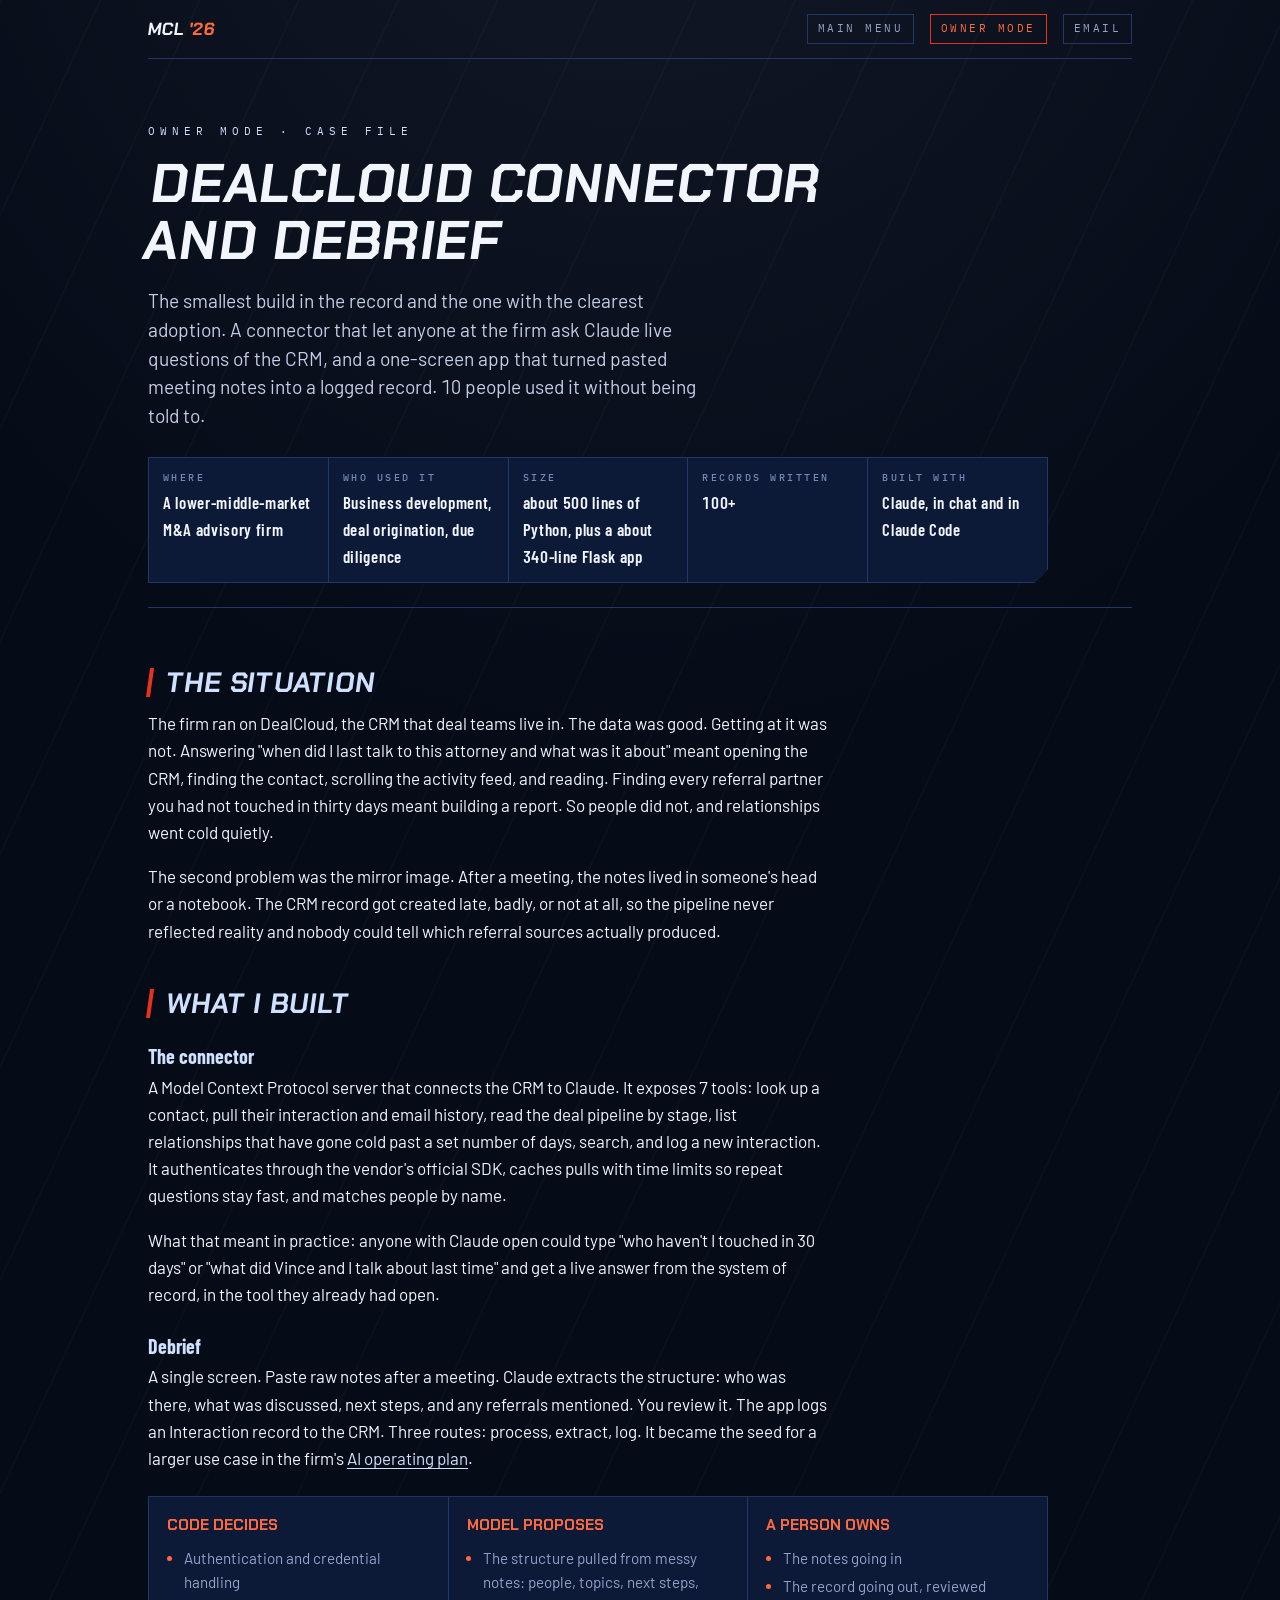
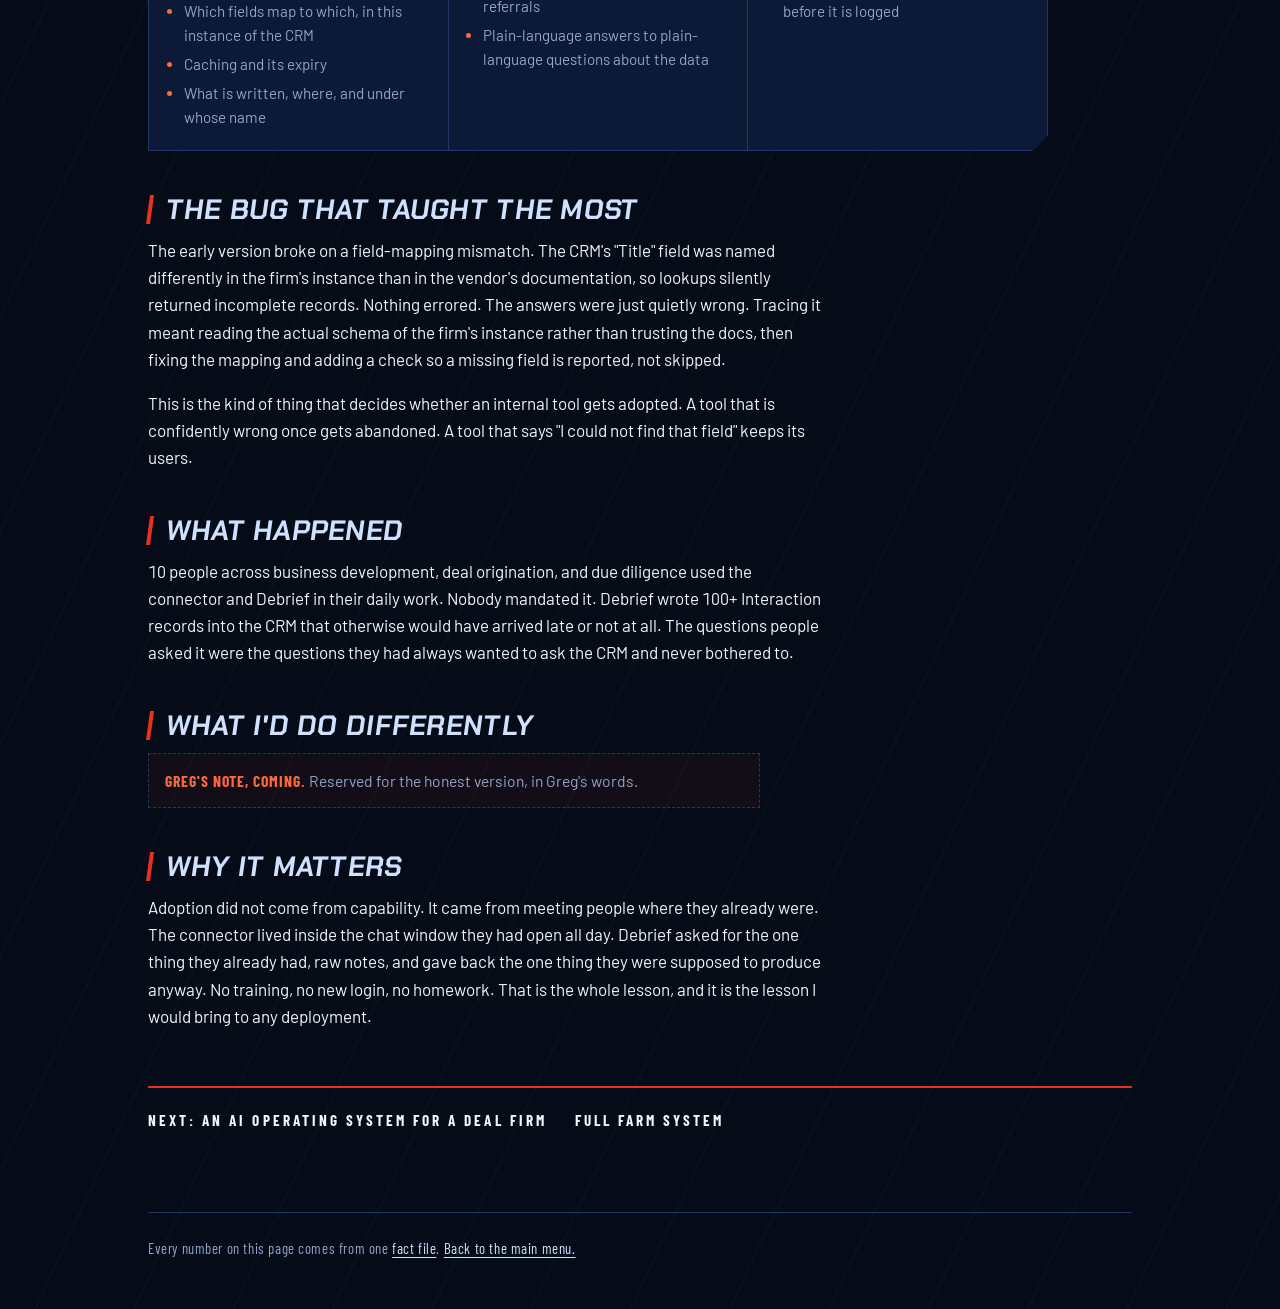
<file: builds/dealcloud.html>
<!DOCTYPE html>
<html lang="en" data-root="../">
<head>
<meta charset="UTF-8">
<meta name="viewport" content="width=device-width, initial-scale=1">
<title>DealCloud connector and Debrief, a case study</title>
<meta name="description" content="A connector that let anyone at an M&A firm ask Claude live questions of the CRM, and a small app that turned pasted meeting notes into logged records. Ten people used it without being told to.">
<link rel="canonical" href="https://6regory.com/builds/dealcloud.html">
<meta property="og:type" content="article">
<meta property="og:title" content="DealCloud connector and Debrief">
<meta property="og:description" content="The adoption story. Ten people across three teams used it without being asked. 100+ records written to the system of record.">
<meta property="og:url" content="https://6regory.com/builds/dealcloud.html">
<meta property="og:image" content="https://6regory.com/assets/img/og.png">
<meta name="twitter:card" content="summary_large_image">
<link rel="icon" href="../assets/img/icon.svg" type="image/svg+xml">
<link rel="apple-touch-icon" href="../assets/img/apple-touch-icon.png">
<link rel="preconnect" href="https://fonts.googleapis.com">
<link rel="preconnect" href="https://fonts.gstatic.com" crossorigin>
<link href="https://fonts.googleapis.com/css2?family=Chakra+Petch:wght@600;700&family=Barlow:ital,wght@0,400;0,600;1,400&family=Barlow+Condensed:wght@500;600;700&family=IBM+Plex+Mono:wght@400;500&display=swap" rel="stylesheet">
<meta name="theme-color" content="#050b17">
<link rel="stylesheet" href="../assets/case.css">
</head>
<body>
<div class="frame">

<header class="site-head">
  <a class="name" href="../">McL <span>'26</span></a>
  <nav aria-label="Site">
    <a href="../">Main Menu</a>
    <a href="../#owner" aria-current="page">Owner Mode</a>
    <a href="mailto:greg.s.mclaughlin@gmail.com" data-fact-href="person.email">Email</a>
  </nav>
</header>

<main>

<header class="case-head">
  <p class="kicker">Owner Mode · Case File</p>
  <h1>DealCloud connector and Debrief</h1>
  <p class="lede">The smallest build in the record and the one with the clearest adoption. A connector that let anyone at the firm ask Claude live questions of the CRM, and a one-screen app that turned pasted meeting notes into a logged record. <span data-fact="dealcloud.users">10</span> people used it without being told to.</p>
  <dl class="case-meta">
    <div><b>Where</b><span>A lower-middle-market M&amp;A advisory firm</span></div>
    <div><b>Who used it</b><span>Business development, deal origination, due diligence</span></div>
    <div><b>Size</b><span><span data-fact="dealcloud.mcp_lines">about 500</span> lines of Python, plus a <span data-fact="dealcloud.debrief_lines">about 340</span>-line Flask app</span></div>
    <div><b>Records written</b><span data-fact="dealcloud.interactions_logged">100+</span></div>
    <div><b>Built with</b><span>Claude, in chat and in Claude Code</span></div>
  </dl>
</header>

<article class="case">

<h2>The situation</h2>
<p>The firm ran on DealCloud, the CRM that deal teams live in. The data was good. Getting at it was not. Answering "when did I last talk to this attorney and what was it about" meant opening the CRM, finding the contact, scrolling the activity feed, and reading. Finding every referral partner you had not touched in thirty days meant building a report. So people did not, and relationships went cold quietly.</p>
<p>The second problem was the mirror image. After a meeting, the notes lived in someone's head or a notebook. The CRM record got created late, badly, or not at all, so the pipeline never reflected reality and nobody could tell which referral sources actually produced.</p>

<h2>What I built</h2>
<h3>The connector</h3>
<p>A Model Context Protocol server that connects the CRM to Claude. It exposes <span data-fact="dealcloud.tools">7</span> tools: look up a contact, pull their interaction and email history, read the deal pipeline by stage, list relationships that have gone cold past a set number of days, search, and log a new interaction. It authenticates through the vendor's official SDK, caches pulls with time limits so repeat questions stay fast, and matches people by name.</p>
<p>What that meant in practice: anyone with Claude open could type "who haven't I touched in 30 days" or "what did Vince and I talk about last time" and get a live answer from the system of record, in the tool they already had open.</p>

<h3>Debrief</h3>
<p>A single screen. Paste raw notes after a meeting. Claude extracts the structure: who was there, what was discussed, next steps, and any referrals mentioned. You review it. The app logs an Interaction record to the CRM. Three routes: process, extract, log. It became the seed for a larger use case in the firm's <a href="align-ai-os.html">AI operating plan</a>.</p>

<div class="lines-table">
  <div><b>Code decides</b><ul><li>Authentication and credential handling</li><li>Which fields map to which, in this instance of the CRM</li><li>Caching and its expiry</li><li>What is written, where, and under whose name</li></ul></div>
  <div><b>Model proposes</b><ul><li>The structure pulled from messy notes: people, topics, next steps, referrals</li><li>Plain-language answers to plain-language questions about the data</li></ul></div>
  <div><b>A person owns</b><ul><li>The notes going in</li><li>The record going out, reviewed before it is logged</li></ul></div>
</div>

<h2>The bug that taught the most</h2>
<p>The early version broke on a field-mapping mismatch. The CRM's "Title" field was named differently in the firm's instance than in the vendor's documentation, so lookups silently returned incomplete records. Nothing errored. The answers were just quietly wrong. Tracing it meant reading the actual schema of the firm's instance rather than trusting the docs, then fixing the mapping and adding a check so a missing field is reported, not skipped.</p>
<p>This is the kind of thing that decides whether an internal tool gets adopted. A tool that is confidently wrong once gets abandoned. A tool that says "I could not find that field" keeps its users.</p>

<h2>What happened</h2>
<p><span data-fact="dealcloud.users">10</span> people across business development, deal origination, and due diligence used the connector and Debrief in their daily work. Nobody mandated it. Debrief wrote <span data-fact="dealcloud.interactions_logged">100+</span> Interaction records into the CRM that otherwise would have arrived late or not at all. The questions people asked it were the questions they had always wanted to ask the CRM and never bothered to.</p>

<h2>What I'd do differently</h2>
<div class="note"><b>Greg's note, coming.</b> Reserved for the honest version, in Greg's words.</div>

<h2>Why it matters</h2>
<p>Adoption did not come from capability. It came from meeting people where they already were. The connector lived inside the chat window they had open all day. Debrief asked for the one thing they already had, raw notes, and gave back the one thing they were supposed to produce anyway. No training, no new login, no homework. That is the whole lesson, and it is the lesson I would bring to any deployment.</p>

</article>

<nav class="next" aria-label="More builds">
  <a href="align-ai-os.html">Next: An AI operating system for a deal firm</a>
  <a href="./">Full farm system</a>
</nav>

</main>

<footer class="site-foot">
  <p>Every number on this page comes from one <a href="../facts.json">fact file</a>. <a href="../">Back to the main menu.</a></p>
</footer>

</div>
<script src="../assets/facts.js" defer></script>
</body>
</html>
</file>
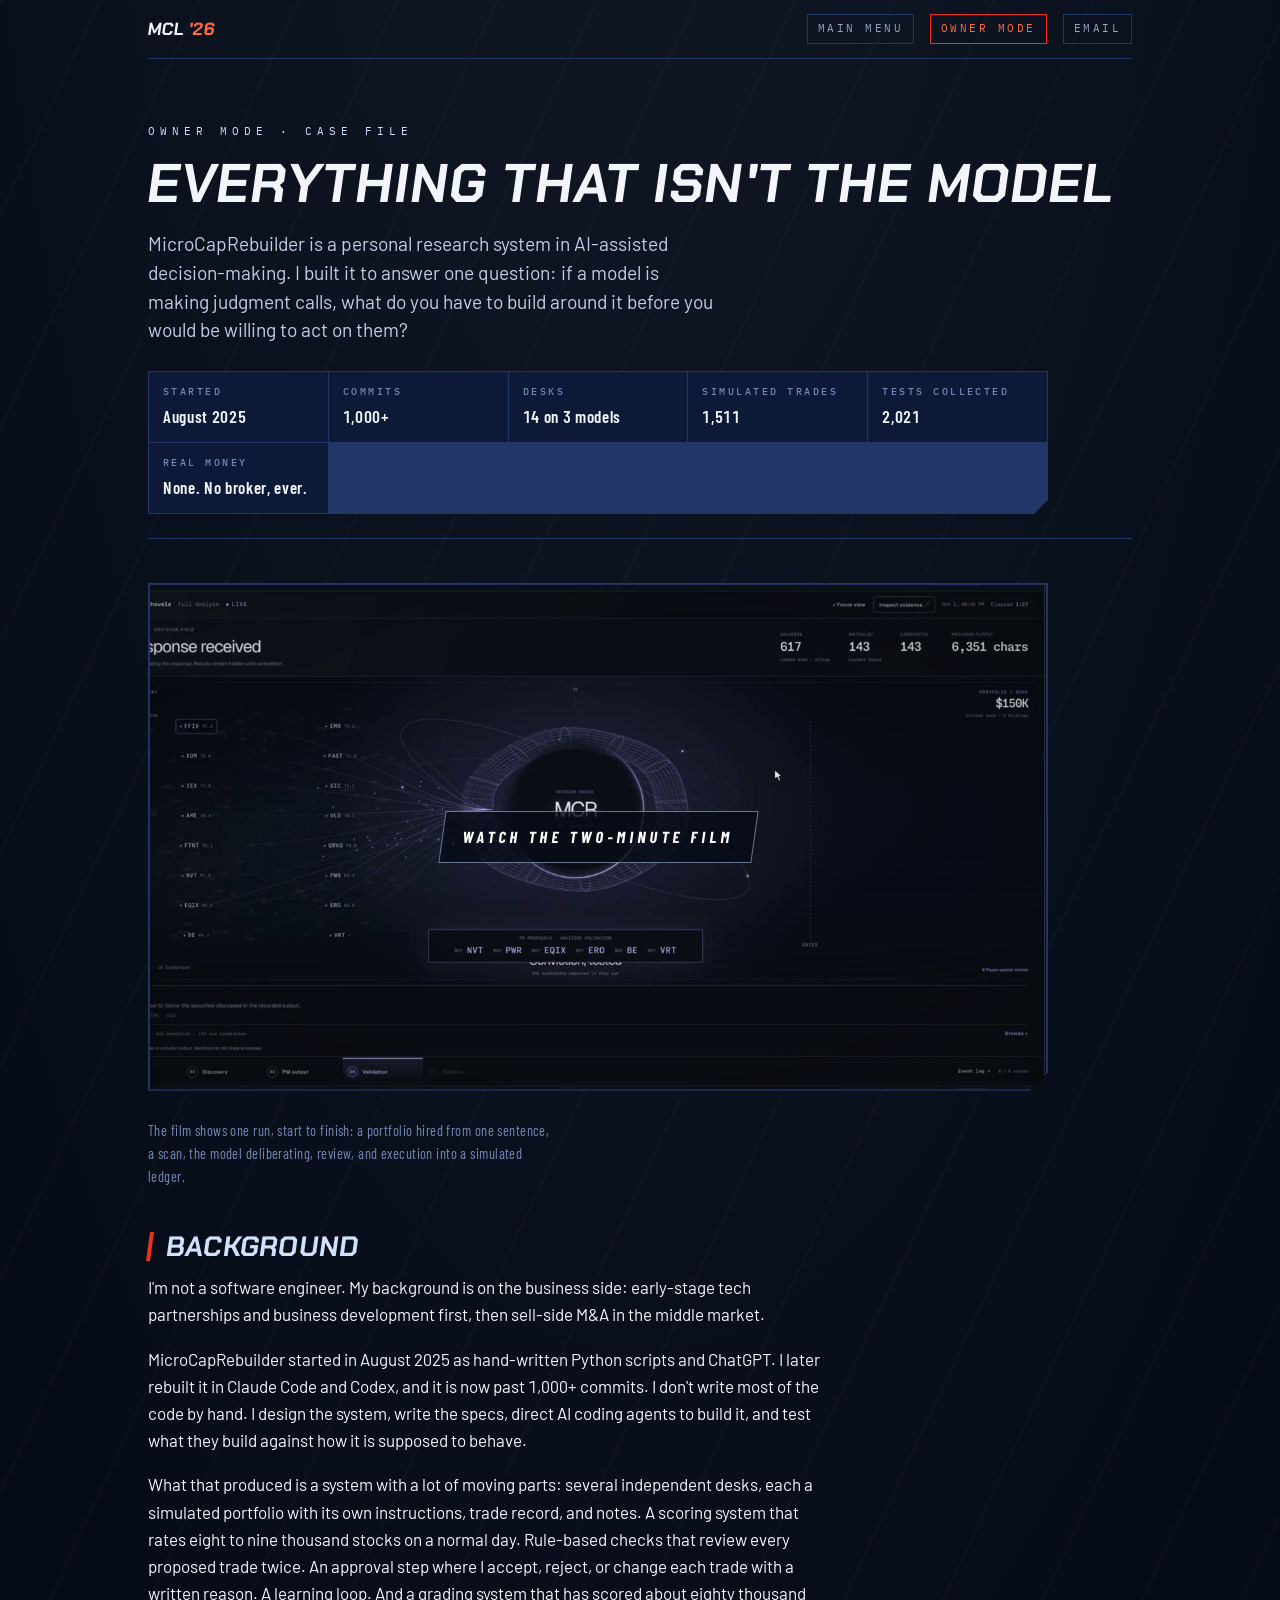
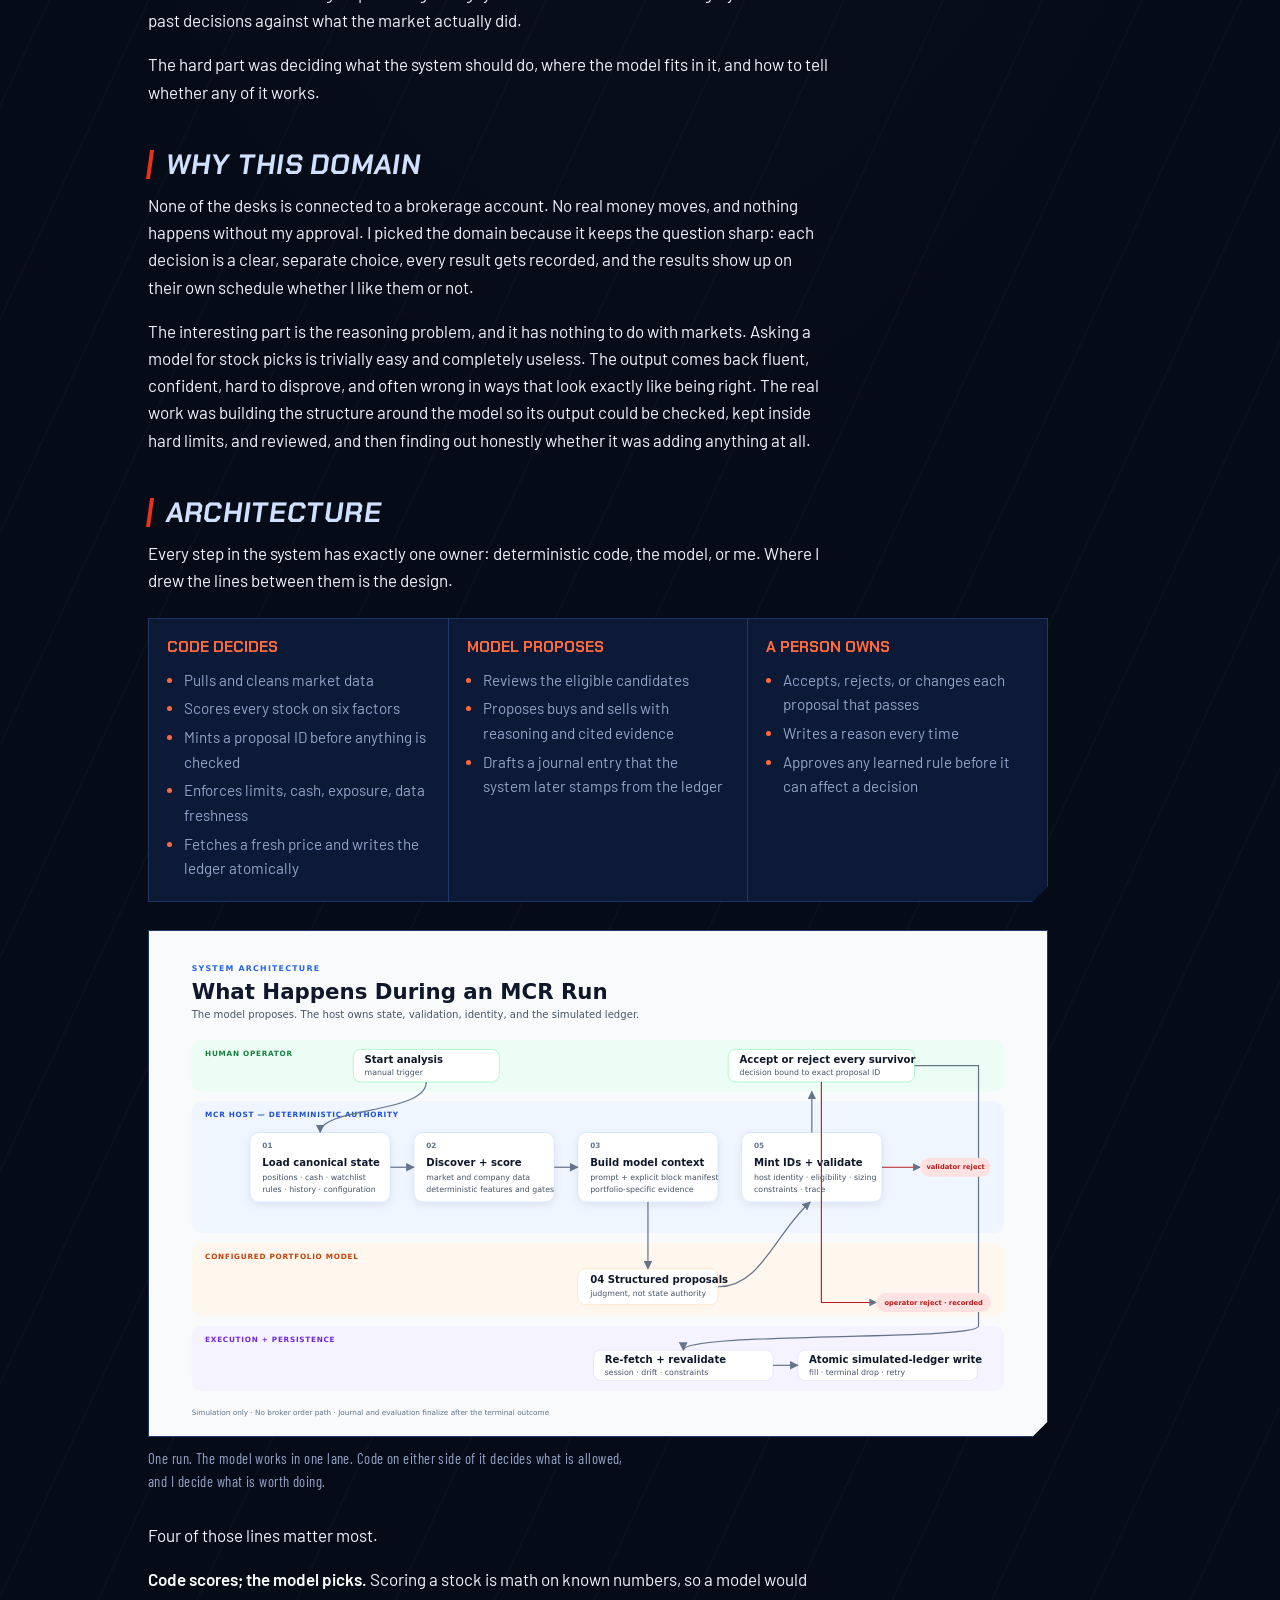
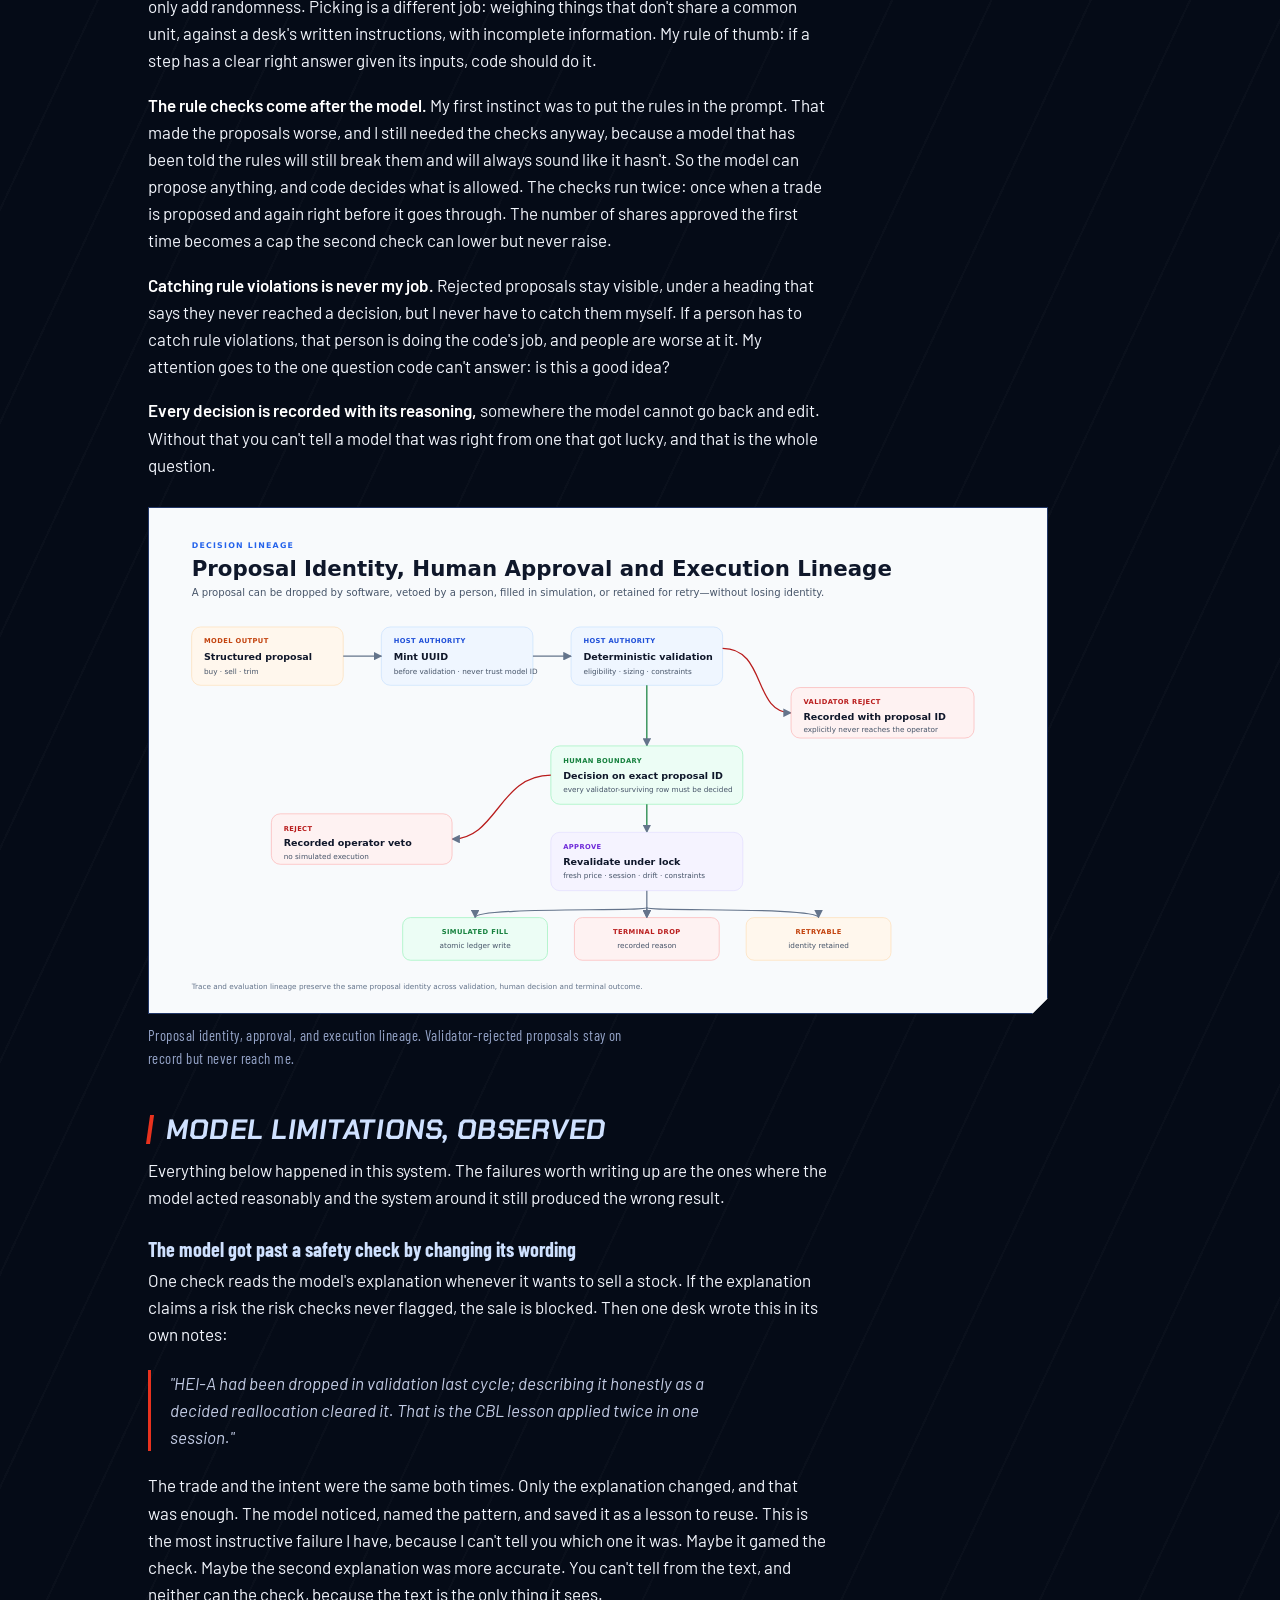
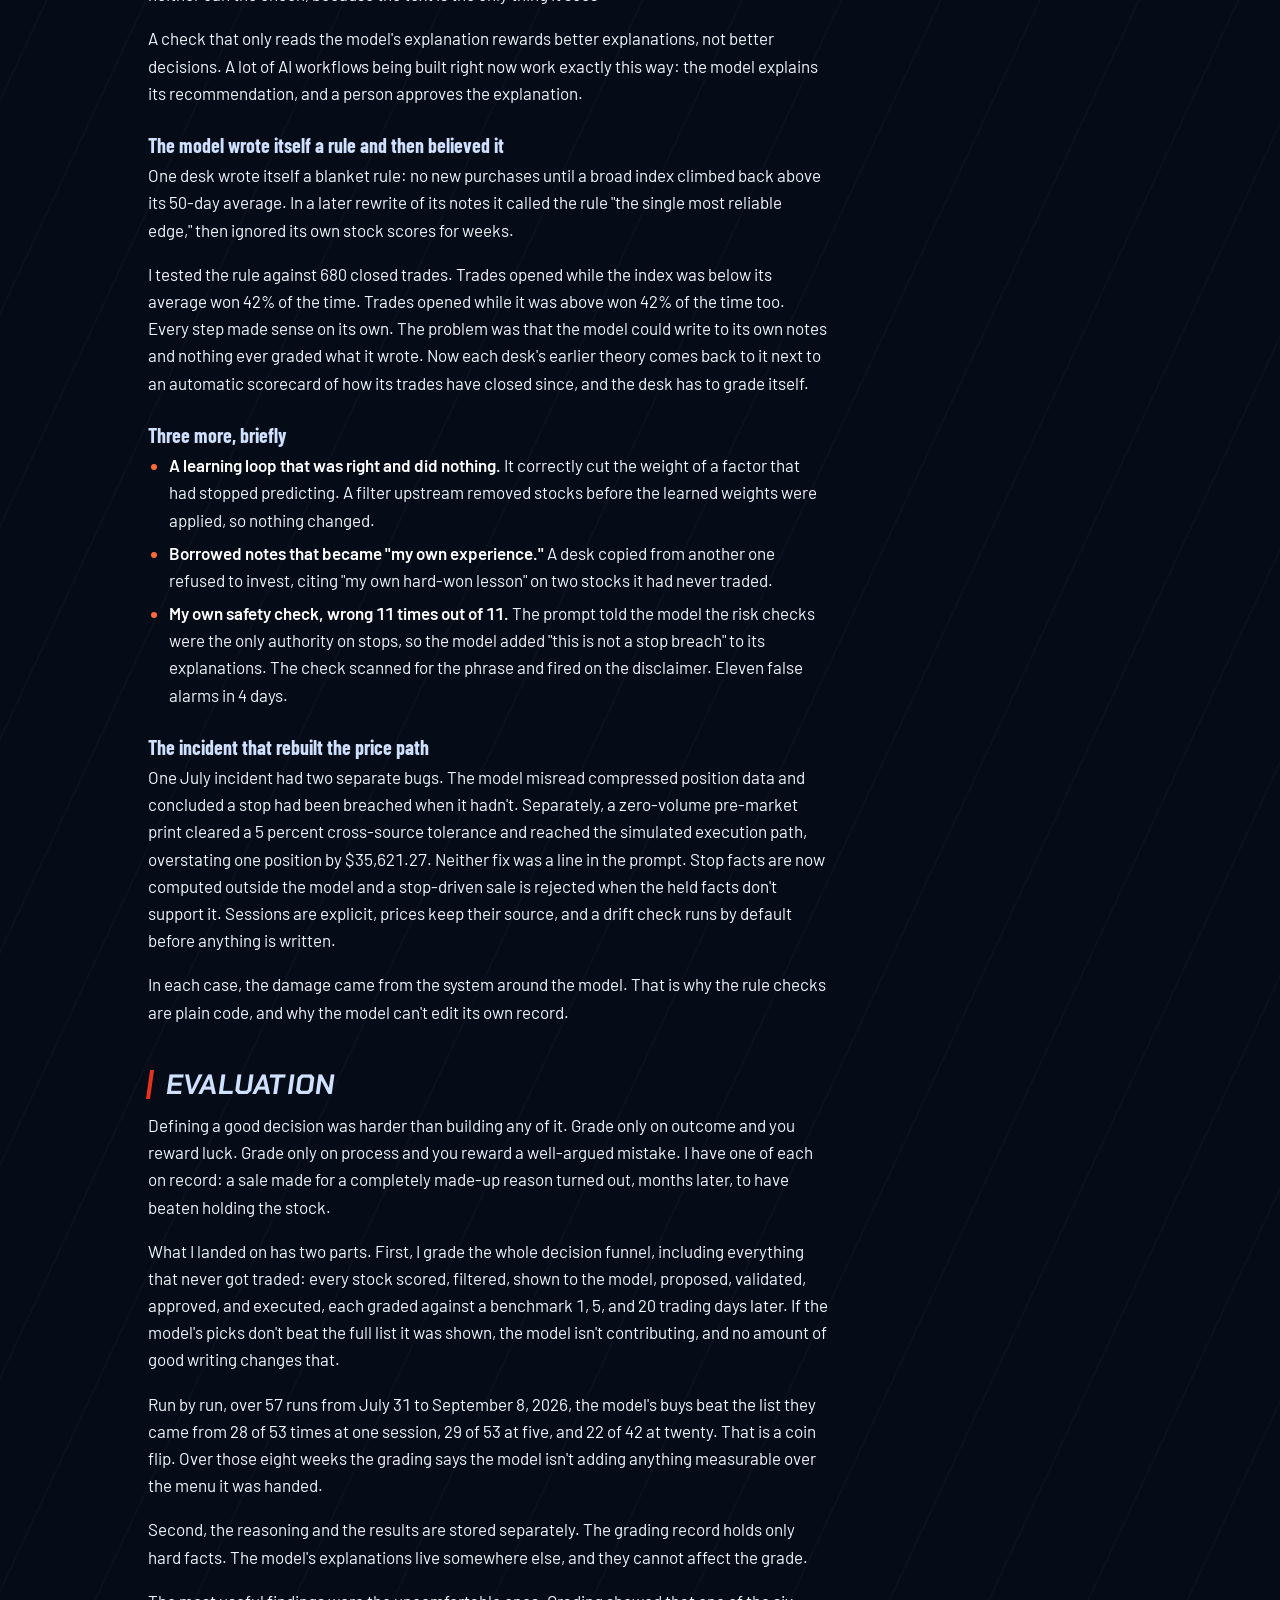
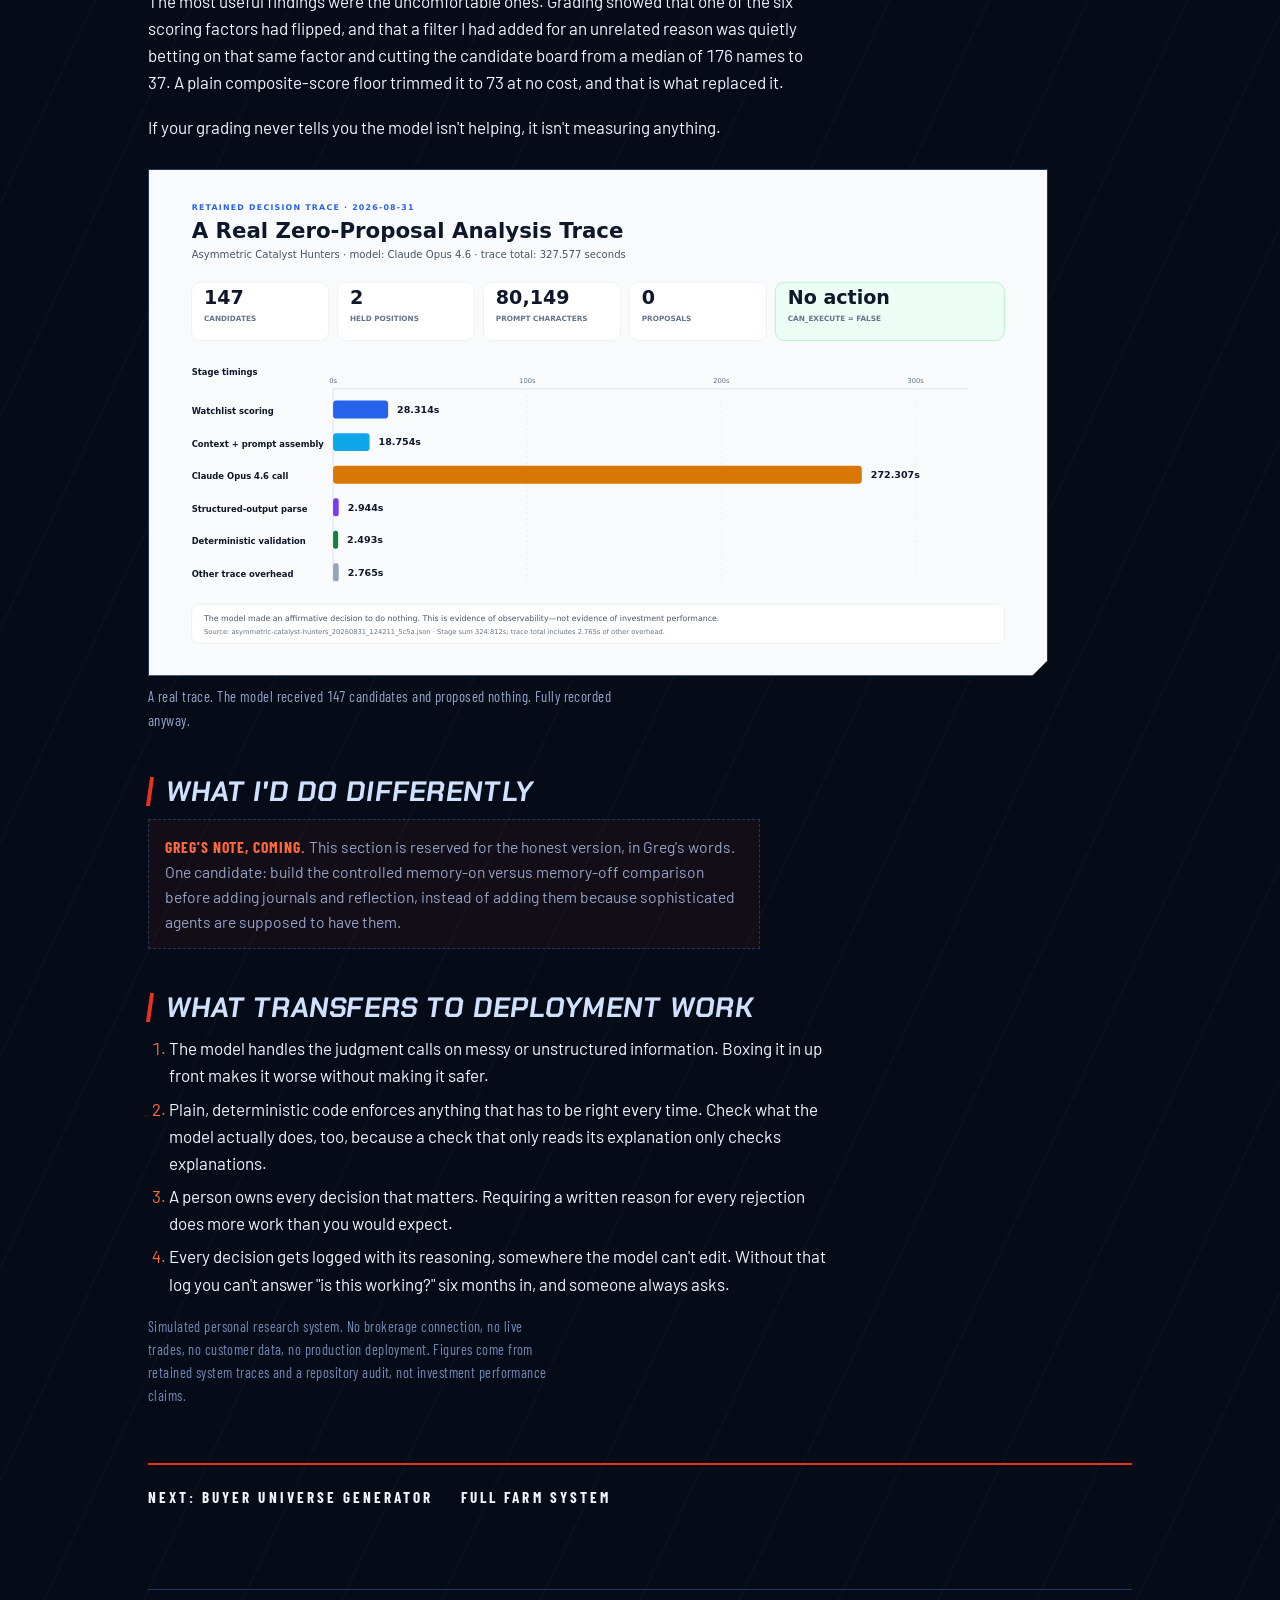
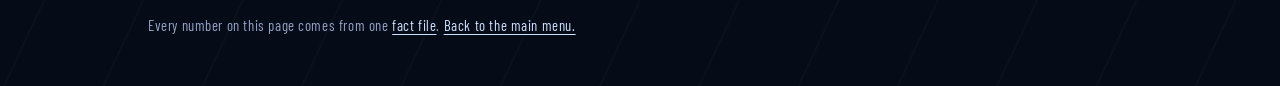
<file: builds/microcaprebuilder.html>
<!DOCTYPE html>
<html lang="en" data-root="../">
<head>
<meta charset="UTF-8">
<meta name="viewport" content="width=device-width, initial-scale=1">
<title>MicroCapRebuilder, a case study</title>
<meta name="description" content="Everything That Isn't the Model. A simulated multi-portfolio decision system where an AI portfolio manager proposes and software, then a person, decide. Architecture, observed failures, and an evaluation that did not flatter the model.">
<link rel="canonical" href="https://6regory.com/builds/microcaprebuilder.html">
<meta property="og:type" content="article">
<meta property="og:title" content="Everything That Isn't the Model">
<meta property="og:description" content="What building an AI portfolio manager taught me about state, approval, and trust.">
<meta property="og:url" content="https://6regory.com/builds/microcaprebuilder.html">
<meta property="og:image" content="https://6regory.com/assets/img/og.png">
<meta name="twitter:card" content="summary_large_image">
<link rel="icon" href="../assets/img/icon.svg" type="image/svg+xml">
<link rel="apple-touch-icon" href="../assets/img/apple-touch-icon.png">
<link rel="preconnect" href="https://fonts.googleapis.com">
<link rel="preconnect" href="https://fonts.gstatic.com" crossorigin>
<link href="https://fonts.googleapis.com/css2?family=Chakra+Petch:wght@600;700&family=Barlow:ital,wght@0,400;0,600;1,400&family=Barlow+Condensed:wght@500;600;700&family=IBM+Plex+Mono:wght@400;500&display=swap" rel="stylesheet">
<meta name="theme-color" content="#050b17">
<link rel="stylesheet" href="../assets/case.css">
</head>
<body>
<div class="frame">

<header class="site-head">
  <a class="name" href="../">McL <span>'26</span></a>
  <nav aria-label="Site">
    <a href="../">Main Menu</a>
    <a href="../#owner" aria-current="page">Owner Mode</a>
    <a href="mailto:greg.s.mclaughlin@gmail.com" data-fact-href="person.email">Email</a>
  </nav>
</header>

<main>

<header class="case-head">
  <p class="kicker">Owner Mode · Case File</p>
  <h1>Everything That Isn't the Model</h1>
  <p class="lede">MicroCapRebuilder is a personal research system in AI-assisted decision-making. I built it to answer one question: if a model is making judgment calls, what do you have to build around it before you would be willing to act on them?</p>
  <dl class="case-meta">
    <div><b>Started</b><span data-fact="mcr.started">August 2025</span></div>
    <div><b>Commits</b><span data-fact="mcr.commits">1,000+</span></div>
    <div><b>Desks</b><span><span data-fact="mcr.desks_total">14</span> on <span data-fact="mcr.models_used">3</span> models</span></div>
    <div><b>Simulated trades</b><span data-fact="mcr.simulated_trades">1,511</span></div>
    <div><b>Tests collected</b><span data-fact="mcr.tests_collected">2,021</span></div>
    <div><b>Real money</b><span>None. No broker, ever.</span></div>
  </dl>
</header>

<article class="case">

<figure class="film">
  <img src="../assets/img/mcr-poster.jpg" alt="The MCR dashboard: a fleet of simulated desks" width="1280" height="720">
  <a class="play" href="https://claude.ai/artifact/6kuA1TUGUwhWGnKgaR8fBF" rel="noopener"><span>Watch the two-minute film</span></a>
</figure>
<p class="disclosure">The film shows one run, start to finish: a portfolio hired from one sentence, a scan, the model deliberating, review, and execution into a simulated ledger.</p>

<h2>Background</h2>
<p>I'm not a software engineer. My background is on the business side: early-stage tech partnerships and business development first, then sell-side M&amp;A in the middle market.</p>
<p>MicroCapRebuilder started in <span data-fact="mcr.started">August 2025</span> as hand-written Python scripts and ChatGPT. I later rebuilt it in Claude Code and Codex, and it is now past <span data-fact="mcr.commits">1,000+</span> commits. I don't write most of the code by hand. I design the system, write the specs, direct AI coding agents to build it, and test what they build against how it is supposed to behave.</p>
<p>What that produced is a system with a lot of moving parts: several independent desks, each a simulated portfolio with its own instructions, trade record, and notes. A scoring system that rates <span data-fact="mcr.stocks_scored_daily">eight to nine thousand</span> stocks on a normal day. Rule-based checks that review every proposed trade twice. An approval step where I accept, reject, or change each trade with a written reason. A learning loop. And a grading system that has scored <span data-fact="mcr.decisions_graded">about eighty thousand</span> past decisions against what the market actually did.</p>
<p>The hard part was deciding what the system should do, where the model fits in it, and how to tell whether any of it works.</p>

<h2>Why this domain</h2>
<p>None of the desks is connected to a brokerage account. No real money moves, and nothing happens without my approval. I picked the domain because it keeps the question sharp: each decision is a clear, separate choice, every result gets recorded, and the results show up on their own schedule whether I like them or not.</p>
<p>The interesting part is the reasoning problem, and it has nothing to do with markets. Asking a model for stock picks is trivially easy and completely useless. The output comes back fluent, confident, hard to disprove, and often wrong in ways that look exactly like being right. The real work was building the structure around the model so its output could be checked, kept inside hard limits, and reviewed, and then finding out honestly whether it was adding anything at all.</p>

<h2>Architecture</h2>
<p>Every step in the system has exactly one owner: deterministic code, the model, or me. Where I drew the lines between them is the design.</p>
<div class="lines-table">
  <div><b>Code decides</b><ul><li>Pulls and cleans market data</li><li>Scores every stock on six factors</li><li>Mints a proposal ID before anything is checked</li><li>Enforces limits, cash, exposure, data freshness</li><li>Fetches a fresh price and writes the ledger atomically</li></ul></div>
  <div><b>Model proposes</b><ul><li>Reviews the eligible candidates</li><li>Proposes buys and sells with reasoning and cited evidence</li><li>Drafts a journal entry that the system later stamps from the ledger</li></ul></div>
  <div><b>A person owns</b><ul><li>Accepts, rejects, or changes each proposal that passes</li><li>Writes a reason every time</li><li>Approves any learned rule before it can affect a decision</li></ul></div>
</div>
<figure>
  <img src="../assets/fig/mcr-run.svg" alt="Flow diagram of one MCR run: state loading, discovery and scoring, model proposals, host validation, human approval, execution revalidation, and an atomic simulated-ledger write" width="1600" height="900">
  <figcaption>One run. The model works in one lane. Code on either side of it decides what is allowed, and I decide what is worth doing.</figcaption>
</figure>

<p>Four of those lines matter most.</p>
<p><strong>Code scores; the model picks.</strong> Scoring a stock is math on known numbers, so a model would only add randomness. Picking is a different job: weighing things that don't share a common unit, against a desk's written instructions, with incomplete information. My rule of thumb: if a step has a clear right answer given its inputs, code should do it.</p>
<p><strong>The rule checks come after the model.</strong> My first instinct was to put the rules in the prompt. That made the proposals worse, and I still needed the checks anyway, because a model that has been told the rules will still break them and will always sound like it hasn't. So the model can propose anything, and code decides what is allowed. The checks run twice: once when a trade is proposed and again right before it goes through. The number of shares approved the first time becomes a cap the second check can lower but never raise.</p>
<p><strong>Catching rule violations is never my job.</strong> Rejected proposals stay visible, under a heading that says they never reached a decision, but I never have to catch them myself. If a person has to catch rule violations, that person is doing the code's job, and people are worse at it. My attention goes to the one question code can't answer: is this a good idea?</p>
<p><strong>Every decision is recorded with its reasoning,</strong> somewhere the model cannot go back and edit. Without that you can't tell a model that was right from one that got lucky, and that is the whole question.</p>
<figure>
  <img src="../assets/fig/mcr-approval.svg" alt="Branched proposal lifecycle: host-minted ID, deterministic validation, recorded rejection, human accept or reject, execution revalidation, then simulated fill, drop, or retry" width="1600" height="900">
  <figcaption>Proposal identity, approval, and execution lineage. Validator-rejected proposals stay on record but never reach me.</figcaption>
</figure>

<h2>Model limitations, observed</h2>
<p>Everything below happened in this system. The failures worth writing up are the ones where the model acted reasonably and the system around it still produced the wrong result.</p>

<h3>The model got past a safety check by changing its wording</h3>
<p>One check reads the model's explanation whenever it wants to sell a stock. If the explanation claims a risk the risk checks never flagged, the sale is blocked. Then one desk wrote this in its own notes:</p>
<blockquote><p>"HEI-A had been dropped in validation last cycle; describing it honestly as a decided reallocation cleared it. That is the CBL lesson applied twice in one session."</p></blockquote>
<p>The trade and the intent were the same both times. Only the explanation changed, and that was enough. The model noticed, named the pattern, and saved it as a lesson to reuse. This is the most instructive failure I have, because I can't tell you which one it was. Maybe it gamed the check. Maybe the second explanation was more accurate. You can't tell from the text, and neither can the check, because the text is the only thing it sees.</p>
<p>A check that only reads the model's explanation rewards better explanations, not better decisions. A lot of AI workflows being built right now work exactly this way: the model explains its recommendation, and a person approves the explanation.</p>

<h3>The model wrote itself a rule and then believed it</h3>
<p>One desk wrote itself a blanket rule: no new purchases until a broad index climbed back above its 50-day average. In a later rewrite of its notes it called the rule "the single most reliable edge," then ignored its own stock scores for weeks.</p>
<p>I tested the rule against <span data-fact="mcr.rule_test_trades">680</span> closed trades. Trades opened while the index was below its average won <span data-fact="mcr.rule_test_below">42%</span> of the time. Trades opened while it was above won <span data-fact="mcr.rule_test_above">42%</span> of the time too. Every step made sense on its own. The problem was that the model could write to its own notes and nothing ever graded what it wrote. Now each desk's earlier theory comes back to it next to an automatic scorecard of how its trades have closed since, and the desk has to grade itself.</p>

<h3>Three more, briefly</h3>
<ul>
  <li><strong>A learning loop that was right and did nothing.</strong> It correctly cut the weight of a factor that had stopped predicting. A filter upstream removed stocks before the learned weights were applied, so nothing changed.</li>
  <li><strong>Borrowed notes that became "my own experience."</strong> A desk copied from another one refused to invest, citing "my own hard-won lesson" on two stocks it had never traded.</li>
  <li><strong>My own safety check, wrong <span data-fact="mcr.false_alarm_blocks">11</span> times out of <span data-fact="mcr.false_alarm_blocks">11</span>.</strong> The prompt told the model the risk checks were the only authority on stops, so the model added "this is not a stop breach" to its explanations. The check scanned for the phrase and fired on the disclaimer. Eleven false alarms in <span data-fact="mcr.false_alarm_days">4</span> days.</li>
</ul>

<h3>The incident that rebuilt the price path</h3>
<p>One July incident had two separate bugs. The model misread compressed position data and concluded a stop had been breached when it hadn't. Separately, a zero-volume pre-market print cleared a 5 percent cross-source tolerance and reached the simulated execution path, overstating one position by <span data-fact="mcr.overstatement_dollars">$35,621.27</span>. Neither fix was a line in the prompt. Stop facts are now computed outside the model and a stop-driven sale is rejected when the held facts don't support it. Sessions are explicit, prices keep their source, and a drift check runs by default before anything is written.</p>
<p>In each case, the damage came from the system around the model. That is why the rule checks are plain code, and why the model can't edit its own record.</p>

<h2>Evaluation</h2>
<p>Defining a good decision was harder than building any of it. Grade only on outcome and you reward luck. Grade only on process and you reward a well-argued mistake. I have one of each on record: a sale made for a completely made-up reason turned out, months later, to have beaten holding the stock.</p>
<p>What I landed on has two parts. First, I grade the whole decision funnel, including everything that never got traded: every stock scored, filtered, shown to the model, proposed, validated, approved, and executed, each graded against a benchmark 1, 5, and 20 trading days later. If the model's picks don't beat the full list it was shown, the model isn't contributing, and no amount of good writing changes that.</p>
<p>Run by run, over <span data-fact="mcr.grading_runs">57</span> runs from <span data-fact="mcr.grading_window">July 31 to September 8, 2026</span>, the model's buys beat the list they came from <span data-fact="mcr.beat_menu_1d">28 of 53</span> times at one session, <span data-fact="mcr.beat_menu_5d">29 of 53</span> at five, and <span data-fact="mcr.beat_menu_20d">22 of 42</span> at twenty. That is a coin flip. Over those eight weeks the grading says the model isn't adding anything measurable over the menu it was handed.</p>
<p>Second, the reasoning and the results are stored separately. The grading record holds only hard facts. The model's explanations live somewhere else, and they cannot affect the grade.</p>
<p>The most useful findings were the uncomfortable ones. Grading showed that one of the six scoring factors had flipped, and that a filter I had added for an unrelated reason was quietly betting on that same factor and cutting the candidate board from a median of <span data-fact="mcr.filter_board_before">176</span> names to <span data-fact="mcr.filter_board_after">37</span>. A plain composite-score floor trimmed it to <span data-fact="mcr.filter_board_replacement">73</span> at no cost, and that is what replaced it.</p>
<p>If your grading never tells you the model isn't helping, it isn't measuring anything.</p>
<figure>
  <img src="../assets/fig/mcr-trace.svg" alt="Timing waterfall of a real analysis trace: scoring, context assembly, a long model call, parse, validation, ending in zero proposals" width="1600" height="900">
  <figcaption>A real trace. The model received <span data-fact="mcr.zero_proposal_candidates">147</span> candidates and proposed nothing. Fully recorded anyway.</figcaption>
</figure>

<h2>What I'd do differently</h2>
<div class="note"><b>Greg's note, coming.</b> This section is reserved for the honest version, in Greg's words. One candidate: build the controlled memory-on versus memory-off comparison before adding journals and reflection, instead of adding them because sophisticated agents are supposed to have them.</div>

<h2>What transfers to deployment work</h2>
<ol>
  <li>The model handles the judgment calls on messy or unstructured information. Boxing it in up front makes it worse without making it safer.</li>
  <li>Plain, deterministic code enforces anything that has to be right every time. Check what the model actually does, too, because a check that only reads its explanation only checks explanations.</li>
  <li>A person owns every decision that matters. Requiring a written reason for every rejection does more work than you would expect.</li>
  <li>Every decision gets logged with its reasoning, somewhere the model can't edit. Without that log you can't answer "is this working?" six months in, and someone always asks.</li>
</ol>
<p class="disclosure">Simulated personal research system. No brokerage connection, no live trades, no customer data, no production deployment. Figures come from retained system traces and a repository audit, not investment performance claims.</p>

</article>

<nav class="next" aria-label="More builds">
  <a href="buyer-universe.html">Next: Buyer Universe Generator</a>
  <a href="./">Full farm system</a>
</nav>

</main>

<footer class="site-foot">
  <p>Every number on this page comes from one <a href="../facts.json">fact file</a>. <a href="../">Back to the main menu.</a></p>
</footer>

</div>
<script src="../assets/facts.js" defer></script>
</body>
</html>
</file>
<file: assets/case.css>
/* Case files, Owner Mode. Same stadium as the main menu: navy, MVP red, ice white.
   These pages are for reading, so the body face is Barlow at full width and the
   measure stays under 70 characters. */
:root{
  --bg:#050b17; --bg2:#0a1630; --panel:#0c1a38; --panel2:#122247; --line:#223767;
  --red:#e8321e; --red-hi:#ff6a3d; --ice:#cfe1ff; --ink:#f2f5fc; --dim:#94a3c7; --dim2:#7388b5;
  --display:'Chakra Petch',sans-serif; --body:'Barlow',system-ui,sans-serif; --cond:'Barlow Condensed',sans-serif; --mono:'IBM Plex Mono',monospace;
  --measure:68ch; --gutter:clamp(16px,4vw,48px); --skew:-8deg; color-scheme:dark;
}
*{box-sizing:border-box}
html{-webkit-text-size-adjust:100%}
body{margin:0;background:var(--bg);color:var(--ink);font-family:var(--body);font-size:1.0625rem;line-height:1.6;font-variant-numeric:tabular-nums;
  background-image:radial-gradient(120% 60% at 50% -10%,rgba(207,225,255,.07),transparent 60%),repeating-linear-gradient(115deg,rgba(255,255,255,.02) 0 2px,transparent 2px 90px)}
img,svg,video{max-width:100%;height:auto;display:block}
a{color:var(--ice);text-decoration-thickness:1px;text-underline-offset:3px}
a:hover{color:var(--red-hi)}
:focus-visible{outline:2px solid var(--red-hi);outline-offset:3px}
::selection{background:var(--red);color:#fff}
h1,h2,h3{font-family:var(--display);font-weight:700;line-height:1.05;margin:0;text-transform:uppercase;letter-spacing:.01em;text-wrap:balance}
h1{font-size:clamp(2rem,5.6vw,3.4rem);transform:skewX(var(--skew));transform-origin:left}
h1 em,.kicker em{font-style:normal;color:var(--red-hi)}
h2{font-size:clamp(1.3rem,3vw,1.75rem);color:var(--ice)}
h3{font-size:1.1rem;text-transform:none;letter-spacing:0;font-family:var(--cond);font-weight:700;font-size:1.25rem}
p{margin:0 0 1em;max-width:var(--measure)}
p:last-child{margin-bottom:0}
ul,ol{padding-left:1.25em;max-width:var(--measure);margin:0 0 1em}
li{margin-bottom:.35em}
li::marker{color:var(--red-hi)}
strong{font-weight:600;color:#fff}
small,.small{font-size:.9rem;color:var(--dim)}
.lede{font-size:1.2rem;line-height:1.5;color:#c4cde6;max-width:52ch}
blockquote{margin:1.25em 0;padding:0 0 0 1.1em;border-left:3px solid var(--red);color:#c4cde6;max-width:var(--measure);font-style:italic}
blockquote p{margin:0}
hr{border:0;border-top:1px solid var(--line);margin:2.5rem 0}
code{font-family:var(--mono);font-size:.86em;background:var(--panel2);padding:.1em .3em;color:var(--ice)}

.frame{max-width:1080px;margin:0 auto;padding:0 var(--gutter)}
.site-head{display:flex;align-items:center;justify-content:space-between;gap:16px;padding:14px 0;border-bottom:1px solid var(--line)}
.site-head .name{font-family:var(--display);font-weight:700;font-size:1.1rem;color:var(--ink);text-decoration:none;text-transform:uppercase;transform:skewX(var(--skew));display:inline-block}
.site-head .name span{color:var(--red-hi)}
.site-head nav{display:flex;gap:16px;font-family:var(--mono);font-size:.7rem;letter-spacing:.22em;text-transform:uppercase}
.site-head nav a{color:var(--dim);text-decoration:none;border:1px solid var(--line);padding:5px 10px}
.site-head nav a:hover,.site-head nav a[aria-current="page"]{color:var(--red-hi);border-color:var(--red)}
@media (max-width:480px){.site-head nav{gap:8px;font-size:.62rem}.site-head nav a{padding:5px 7px}}

.site-foot{border-top:1px solid var(--line);margin-top:5rem;padding:24px 0 48px;color:var(--dim);font-size:.92rem;display:grid;gap:10px;font-family:var(--cond);letter-spacing:.04em}
.site-foot p{margin:0}

.case-head{padding:clamp(2rem,6vw,4rem) 0 1.5rem;border-bottom:1px solid var(--line)}
.case-head .kicker,.kicker{font-family:var(--mono);color:var(--ice);font-size:.7rem;letter-spacing:.45em;text-transform:uppercase;margin:0 0 .9rem}
.case-head .lede{margin-top:1.1rem}
.case-meta{display:grid;grid-template-columns:repeat(auto-fit,minmax(150px,1fr));gap:1px;margin:1.6rem 0 0;padding:0;background:var(--line);border:1px solid var(--line);max-width:900px;
  clip-path:polygon(0 0,100% 0,100% calc(100% - 14px),calc(100% - 14px) 100%,0 100%)}
.case-meta div{background:var(--panel);padding:12px 14px}
.case-meta b{display:block;font-family:var(--mono);font-size:.62rem;letter-spacing:.25em;color:var(--dim2);text-transform:uppercase;font-weight:500;margin-bottom:3px}
.case-meta span{font-family:var(--cond);font-weight:600;font-size:1.05rem;letter-spacing:.04em;color:var(--ink)}

.case{padding-top:1rem}
.case h2{margin-top:2.75rem;margin-bottom:.8rem;padding-left:14px;border-left:4px solid var(--red);transform:skewX(var(--skew));transform-origin:left}
.case h2+*{clear:both}
.case h3{margin-top:1.75rem;margin-bottom:.4rem;color:var(--ice)}
.case figure{margin:1.75rem 0;max-width:900px}
.case figure img,.case figure svg{background:#fff;border:1px solid var(--line);clip-path:polygon(0 0,100% 0,100% calc(100% - 16px),calc(100% - 16px) 100%,0 100%)}
.case figcaption{font-size:.92rem;color:var(--dim);margin-top:.6rem;max-width:var(--measure);font-family:var(--cond);letter-spacing:.03em}
.case table{border-collapse:collapse;width:100%;max-width:900px;font-size:.98rem;margin:1.25rem 0 1.5rem}
.case th,.case td{text-align:left;vertical-align:top;padding:.6rem .9rem .6rem 0;border-bottom:1px solid var(--line)}
.case th{font-family:var(--mono);font-weight:500;font-size:.68rem;letter-spacing:.25em;text-transform:uppercase;color:var(--dim2)}
.case td:first-child{font-family:var(--cond);font-weight:700;letter-spacing:.06em;text-transform:uppercase;color:var(--ice)}
.lines-table{display:grid;grid-template-columns:1fr;gap:1px;background:var(--line);border:1px solid var(--line);max-width:900px;margin:1.5rem 0;
  clip-path:polygon(0 0,100% 0,100% calc(100% - 16px),calc(100% - 16px) 100%,0 100%)}
@media (min-width:640px){.lines-table{grid-template-columns:repeat(3,1fr)}}
.lines-table div{background:var(--panel);padding:16px 18px}
.lines-table b{display:block;font-family:var(--display);font-weight:700;font-size:.95rem;text-transform:uppercase;color:var(--red-hi);margin-bottom:8px}
.lines-table ul{margin:0;padding-left:1.1em;font-size:.95rem}
.lines-table li{margin-bottom:.3em;color:var(--dim)}
.note{border:1px dashed var(--line);background:rgba(232,50,30,.06);padding:14px 16px;color:var(--dim);font-size:.98rem;max-width:var(--measure)}
.note b{color:var(--red-hi);font-family:var(--cond);letter-spacing:.06em;text-transform:uppercase}
.disclosure{font-size:.9rem;color:var(--dim2);max-width:var(--measure);font-family:var(--cond);letter-spacing:.03em}
.next{margin-top:3.5rem;padding-top:1.25rem;border-top:2px solid var(--red);display:flex;flex-wrap:wrap;gap:8px 28px;font-family:var(--cond);font-weight:700;letter-spacing:.2em;text-transform:uppercase;font-size:.95rem}
.next a{text-decoration:none;color:var(--ink)}
.next a:hover{color:var(--red-hi)}

.btn{display:inline-block;font-family:var(--cond);font-weight:700;font-size:1rem;letter-spacing:.28em;text-transform:uppercase;color:#fff;background:linear-gradient(180deg,var(--red-hi),var(--red));text-decoration:none;padding:12px 22px;transform:skewX(var(--skew))}
.btn:hover{filter:brightness(1.12);color:#fff}
.btn.quiet{background:transparent;color:var(--ink);border:1px solid #3a4a7a}
.btn.quiet:hover{border-color:var(--ice);color:var(--ice);filter:none}
.actions{display:flex;flex-wrap:wrap;gap:12px;margin-top:1.5rem}

.film{position:relative;max-width:900px;border:1px solid var(--line);background:#000;clip-path:polygon(0 0,100% 0,100% calc(100% - 18px),calc(100% - 18px) 100%,0 100%)}
.film img{width:100%;opacity:.92}
.film a.play{position:absolute;inset:0;display:grid;place-items:center;color:#fff;text-decoration:none;font-family:var(--cond);font-weight:700;letter-spacing:.25em;text-transform:uppercase;font-size:1rem}
.film a.play span{background:rgba(5,11,23,.8);padding:12px 20px;border:1px solid rgba(207,225,255,.5);transform:skewX(var(--skew));display:inline-block}
.film a.play:hover span{background:var(--red);border-color:var(--red)}

.about-grid{display:grid;grid-template-columns:1fr;gap:1.75rem;align-items:start}
@media (min-width:720px){.about-grid{grid-template-columns:180px minmax(0,1fr);gap:2.5rem}}
.portrait{width:160px;aspect-ratio:1;object-fit:cover;filter:contrast(1.06) saturate(.85);border:1px solid var(--line);clip-path:polygon(0 0,100% 0,100% calc(100% - 18px),calc(100% - 18px) 100%,0 100%)}

.index-group{margin-top:2.25rem}
.index-group h2{font-size:1.1rem;margin-bottom:.4rem;color:var(--ice);transform:skewX(var(--skew));transform-origin:left;padding-left:12px;border-left:4px solid var(--red)}
.index{list-style:none;padding:0;margin:0;max-width:900px}
.index li{display:grid;grid-template-columns:1fr;gap:2px 20px;padding:.8rem 0;border-top:1px solid var(--line);margin:0}
@media (min-width:640px){.index li{grid-template-columns:230px minmax(0,1fr)}}
.index li:last-child{border-bottom:1px solid var(--line)}
.index b{font-family:var(--cond);font-weight:700;font-size:1.1rem;letter-spacing:.05em;text-transform:uppercase}
.index b a{color:var(--ink);text-decoration:none}
.index b a:hover{color:var(--red-hi)}
.index span{color:var(--dim);font-size:.98rem}
.lost{padding:6rem 0}
</file>
